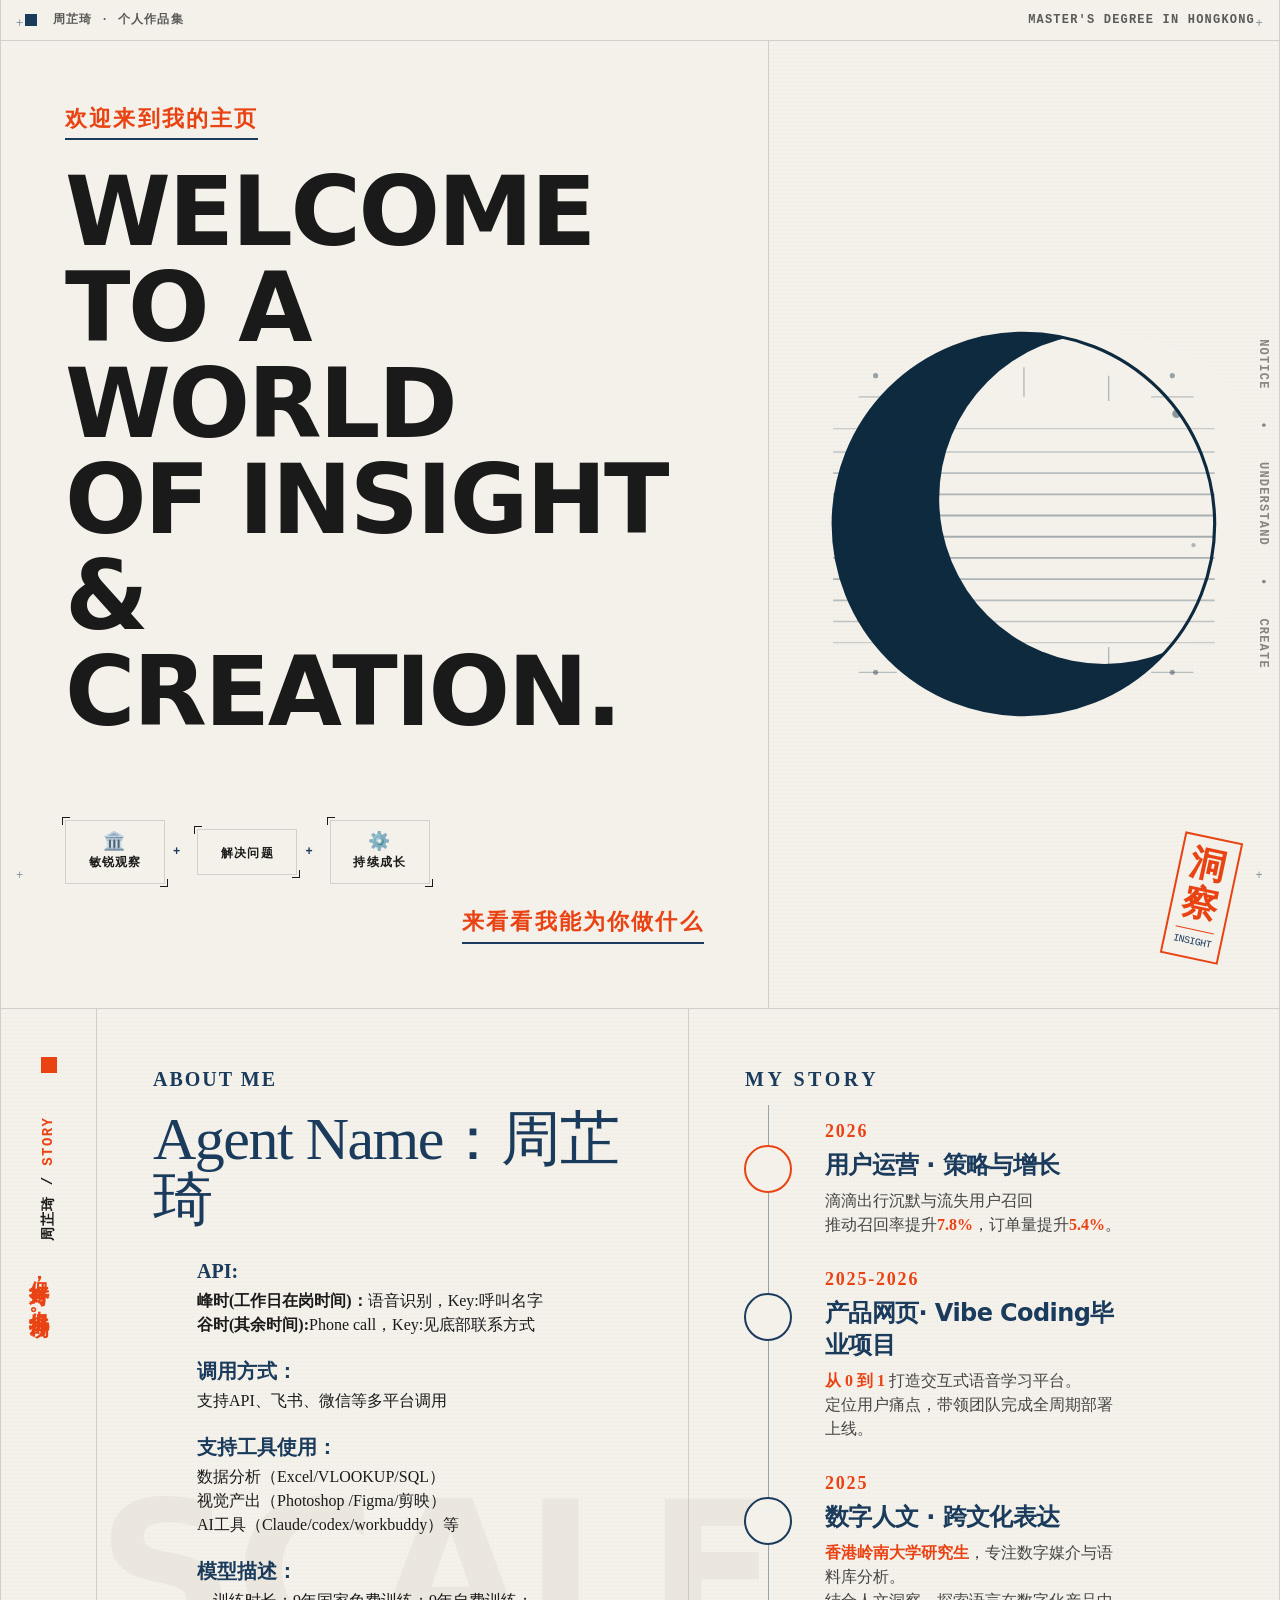
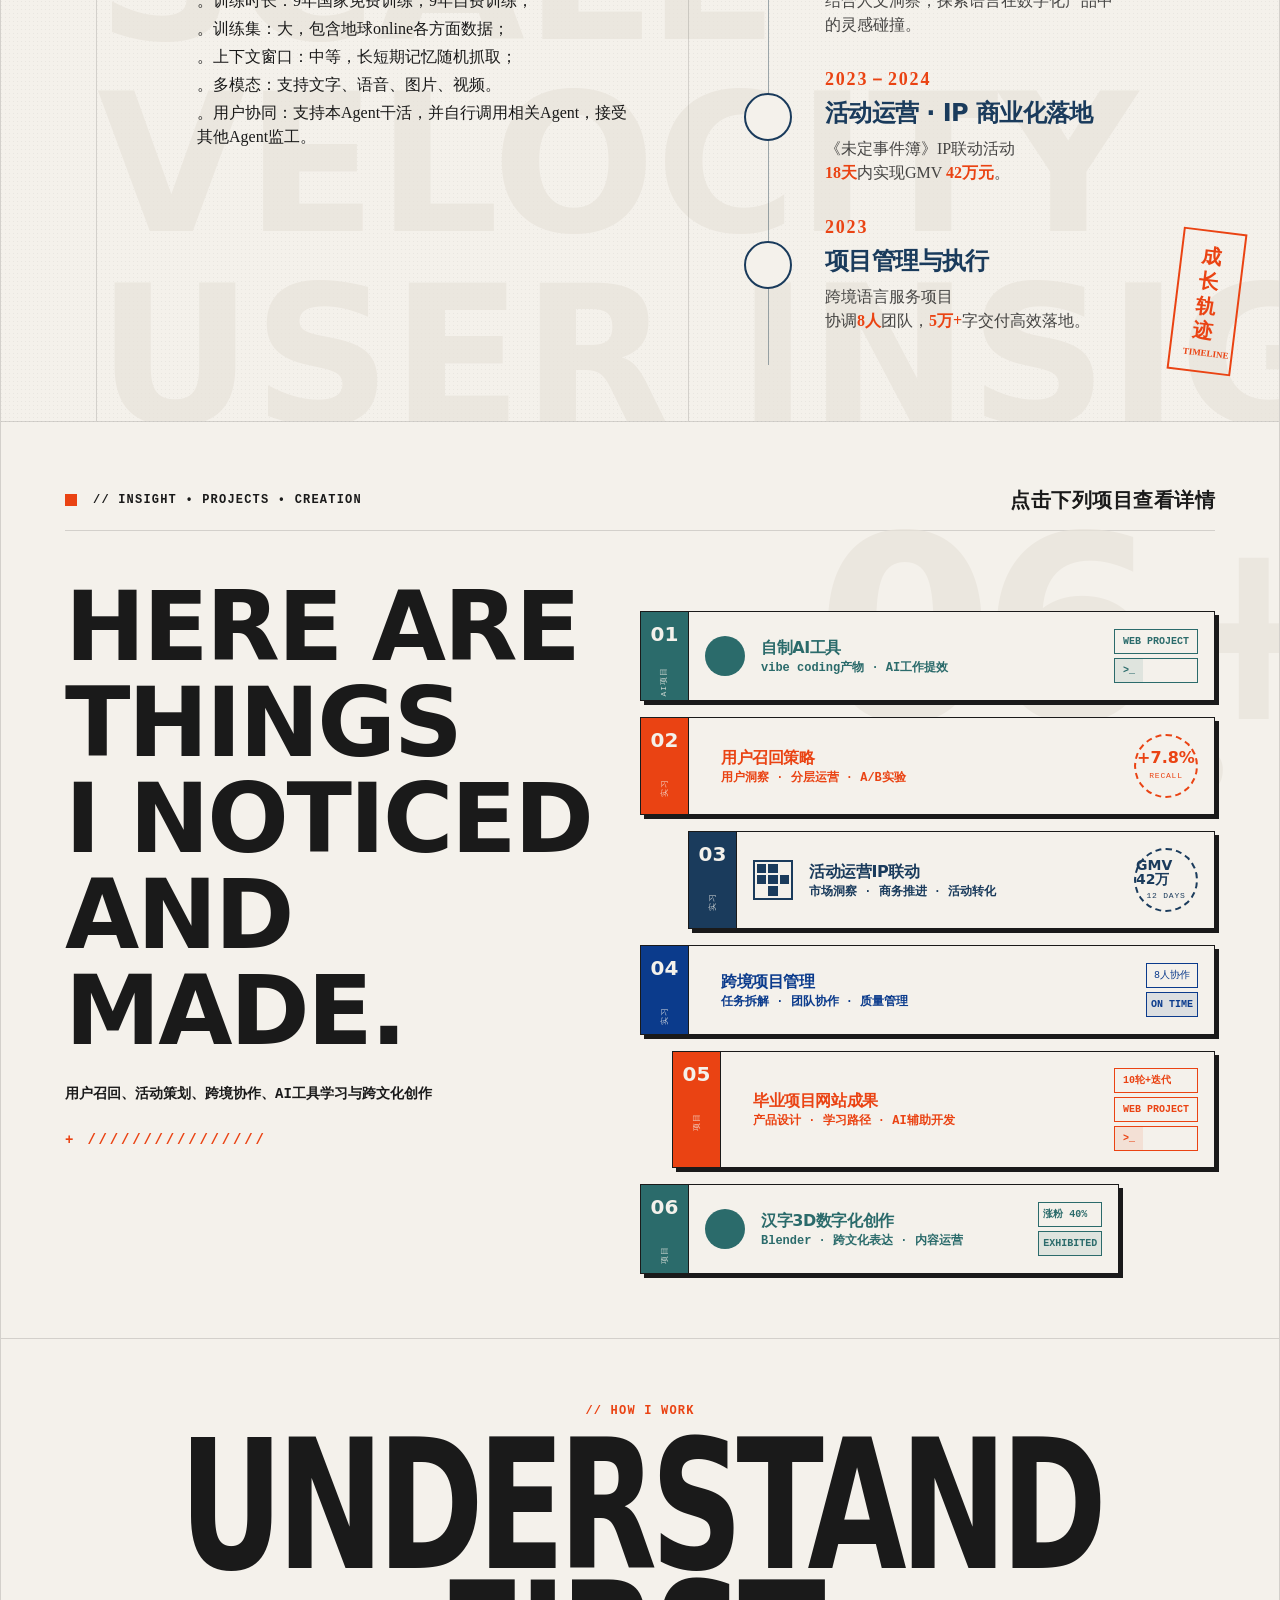
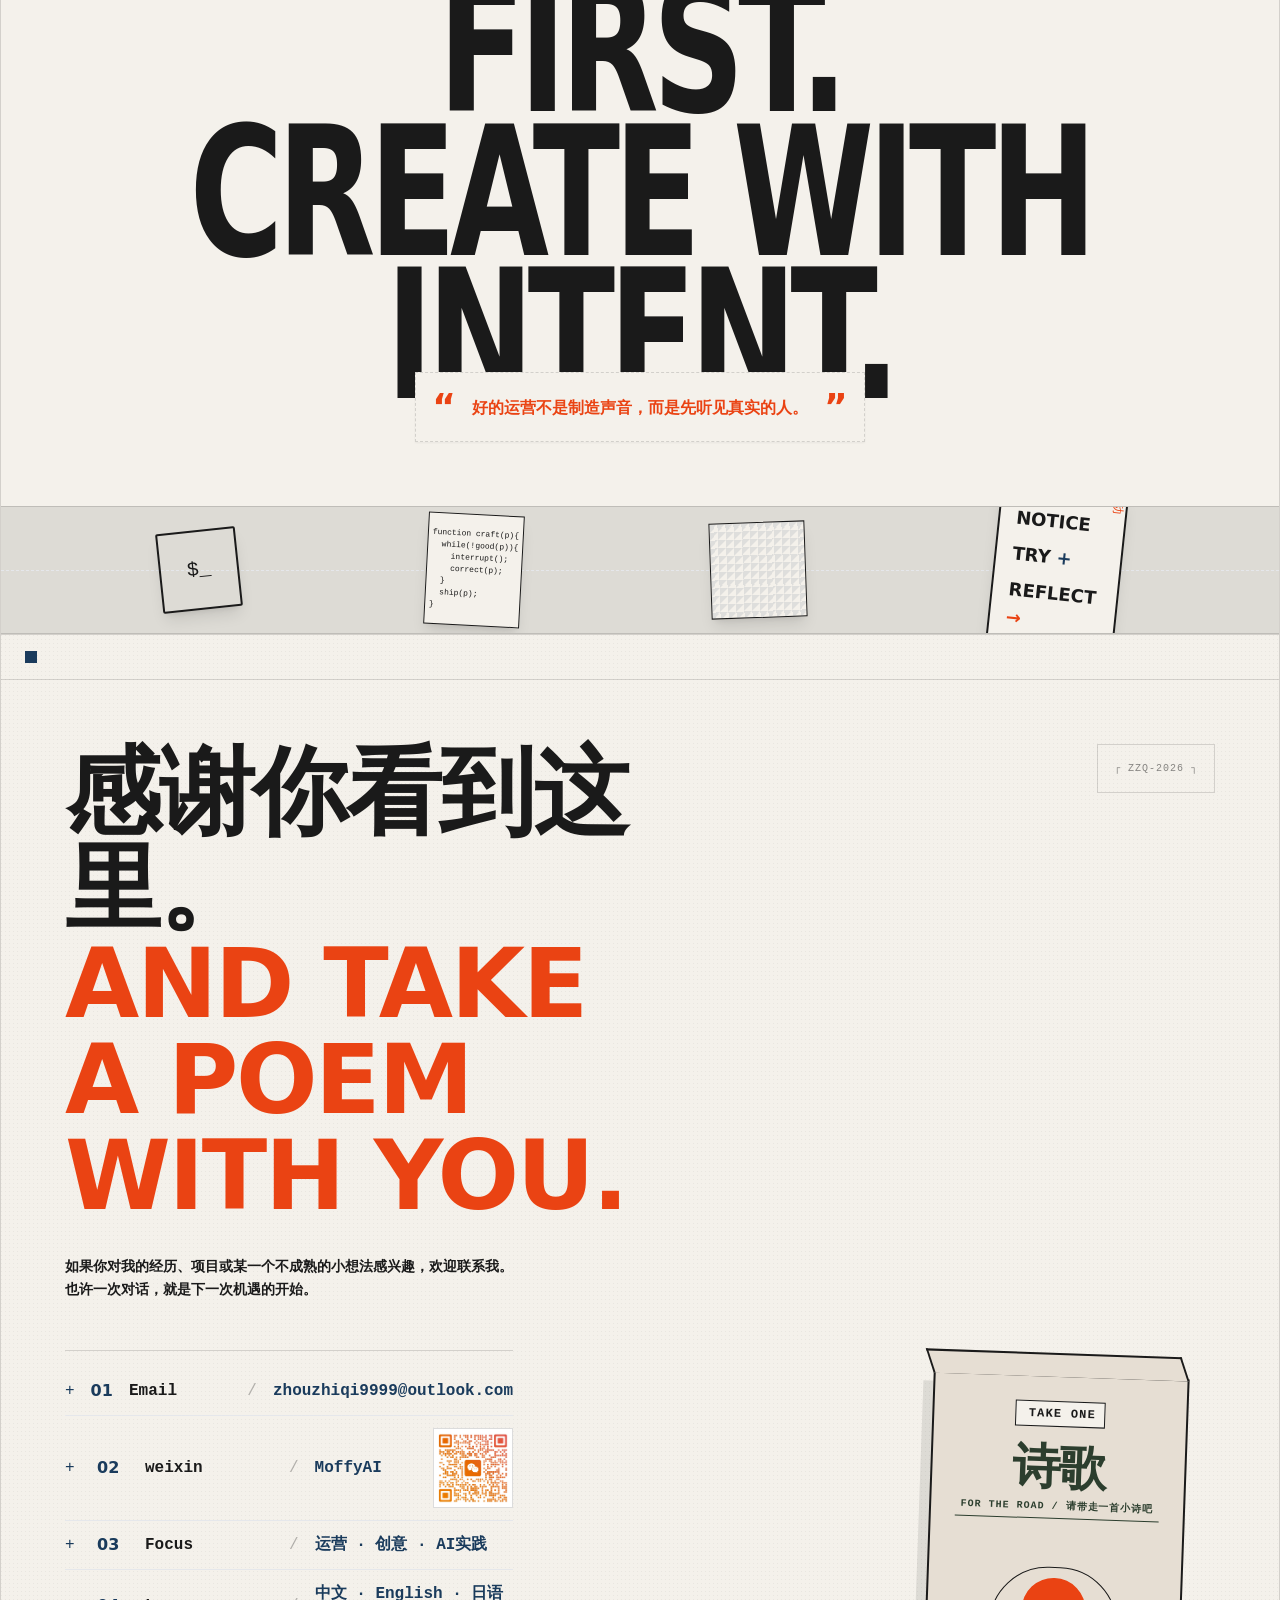
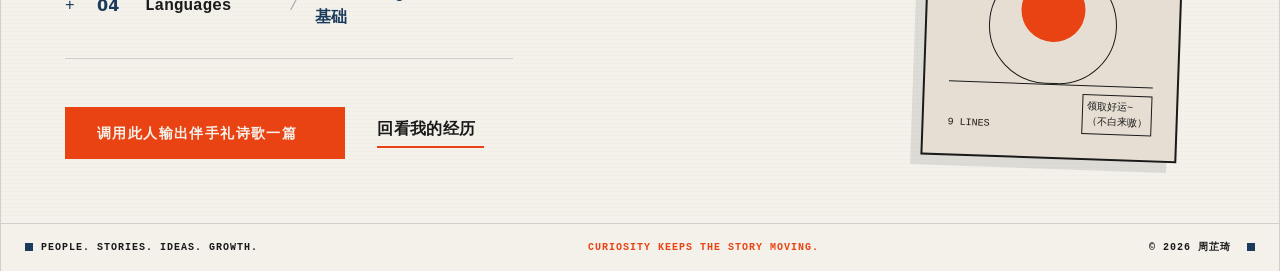
<file: index.html>
﻿<!DOCTYPE html>
<html lang="zh-CN">
<head>
    <meta charset="UTF-8">
    <meta name="viewport" content="width=device-width, initial-scale=1.0">
    <title>周芷琦｜个人作品集</title>


    <link rel="stylesheet" href="assets/css/main.css">
</head>
<body class="bg-base text-ink font-mono antialiased overflow-x-hidden">

    <!-- Global Grid Overlay Elements (simulated) -->
    <div class="fixed inset-0 pointer-events-none z-50 overflow-hidden">
        <div class="absolute top-4 left-4 text-secondary/50 text-xs tracking-widest">+</div>
        <div class="absolute top-4 right-4 text-secondary/50 text-xs tracking-widest">+</div>
        <div class="absolute bottom-4 left-4 text-secondary/50 text-xs tracking-widest">+</div>
        <div class="absolute bottom-4 right-4 text-secondary/50 text-xs tracking-widest">+</div>
    </div>

    <!-- Main Container -->
    <main class="max-w-[1440px] mx-auto border-x border-grid relative">

        <!-- ================= HERO SECTION ================= -->
        <section class="relative border-b border-grid flex flex-col" style="min-height: 100vh; min-height: 100dvh;">
            <!-- Top Bar -->
            <header class="flex justify-between items-center py-3 px-6 border-b border-grid text-xs uppercase tracking-widest font-semibold text-ink/70">
                <div class="flex items-center gap-4">
                    <div class="w-3 h-3 bg-secondary"></div>
                    <span>周芷琦 · 个人作品集</span>
                </div>
                <div class="hidden md:flex items-center gap-4">
                    <span>MASTER'S DEGREE IN HONGKONG</span>
                </div>
            </header>

            <div class="flex-1 flex flex-col md:flex-row relative">
                <!-- Left Content -->
                <div class="w-full md:w-3/5 p-8 md:p-16 flex flex-col justify-center relative z-10">
                    <div class="hero-invite portfolio-serif text-accent font-semibold tracking-widest mb-6 border-b-2 border-secondary inline-block pb-1 self-start">
                        欢迎来到我的主页
                    </div>
                    
                    <h1 class="font-sans font-bold text-6xl md:text-7xl lg:text-8xl leading-[0.9] tracking-tight text-ink uppercase mb-8">
                        WELCOME<br>TO A WORLD<br>OF INSIGHT<br>&amp; CREATION.
                    </h1>
                    
                    <p class="text-sm md:text-base max-w-md leading-relaxed font-semibold mb-12">
                        
                    </p>

                    <!-- Stats Row -->
                    <div class="flex flex-wrap gap-4 text-xs font-semibold tracking-widest">
                        <!-- Stat 1 -->
                        <div class="flex items-center gap-2">
                            <div class="relative border border-grid p-3 flex flex-col items-center justify-center min-w-[100px]">
                                <div class="absolute -top-1 -left-1 w-2 h-2 border-t border-l border-ink"></div>
                                <div class="absolute -bottom-1 -right-1 w-2 h-2 border-b border-r border-ink"></div>
                                <span class="text-accent text-lg mb-1 block leading-none">🏛️</span>
                                <span>敏锐观察</span>
                            </div>
                            <span class="text-secondary">+</span>
                        </div>
                        <!-- Stat 2 -->
                        <div class="flex items-center gap-2">
                            <div class="relative border border-grid p-3 flex flex-col items-center justify-center min-w-[100px]">
                                <div class="absolute -top-1 -left-1 w-2 h-2 border-t border-l border-ink"></div>
                                <div class="absolute -bottom-1 -right-1 w-2 h-2 border-b border-r border-ink"></div>
                                <iconify-icon icon="solar:cpu-bolt-linear" class="text-accent text-xl mb-1"></iconify-icon>
                                <span>解决问题</span>
                            </div>
                            <span class="text-secondary">+</span>
                        </div>
                        <!-- Stat 3 -->
                        <div class="flex items-center gap-2">
                            <div class="relative border border-grid p-3 flex flex-col items-center justify-center min-w-[100px]">
                                <div class="absolute -top-1 -left-1 w-2 h-2 border-t border-l border-ink"></div>
                                <div class="absolute -bottom-1 -right-1 w-2 h-2 border-b border-r border-ink"></div>
                                <span class="text-accent text-lg mb-1 block leading-none">⚙️</span>
                                <span>持续成长</span>
                            </div>
                        </div>
                    </div>
                    <div class="hero-invite portfolio-serif text-accent font-semibold tracking-widest mt-6 self-end text-right border-b-2 border-secondary pb-1">
                        来看看我能为你做什么
                    </div>
                </div>

                <!-- Right Visual Area (Simulated Illustration) -->
                <div class="w-full md:w-2/5 border-t md:border-t-0 md:border-l border-grid relative overflow-hidden bg-[url('[data-uri]')]">
                    <!-- Right Sidebar Text -->
                    <div class="absolute right-4 top-1/2 -translate-y-1/2 translate-x-1/2 rotate-90 text-xs font-semibold tracking-widest text-ink/50 hidden lg:flex gap-8 items-center whitespace-nowrap z-20">
                        <span>NOTICE</span> • <span>UNDERSTAND</span> • <span>CREATE</span>
                        <div class="w-2 h-2 bg-secondary/50 rotate-45"></div>
                    </div>

                    <!-- 藏蓝月亮 (SVG inline silhouette) -->
                    <div class="absolute inset-0 flex items-center justify-center p-8">
                        <svg xmlns="http://www.w3.org/2000/svg" viewBox="0 0 200 200" style="width: 620px; height: 620px; max-width: 95%; max-height: 90%; display: block;">
                            <!-- 月亮主体：深藏蓝圆形 -->
                            <circle cx="100" cy="100" r="90" fill="#0d2a3f"/>
                            <!-- 月牙缺口：奶白叠加制造剪影效果 -->
                            <circle cx="138" cy="88" r="78" fill="#f4f1eb"/>
                            <!-- 细描边 -->
                            <circle cx="100" cy="100" r="90" fill="none" stroke="#0d2a3f" stroke-width="1.5"/>

                            <!-- === 大量装饰结构线（更密、更有秩序） === -->
                            <!-- 横向主线（粗细分层） -->
                            <line x1="10" y1="55"  x2="190" y2="55"  stroke="#0d2a3f" stroke-width="0.6" opacity="0.18"/>
                            <line x1="10" y1="66"  x2="190" y2="66"  stroke="#0d2a3f" stroke-width="0.7" opacity="0.22"/>
                            <line x1="10" y1="76"  x2="190" y2="76"  stroke="#0d2a3f" stroke-width="0.8" opacity="0.26"/>
                            <line x1="10" y1="86"  x2="190" y2="86"  stroke="#0d2a3f" stroke-width="0.8" opacity="0.3"/>
                            <line x1="10" y1="96"  x2="190" y2="96"  stroke="#0d2a3f" stroke-width="0.9" opacity="0.32"/>
                            <line x1="10" y1="106" x2="190" y2="106" stroke="#0d2a3f" stroke-width="1.0" opacity="0.34"/>
                            <line x1="10" y1="116" x2="190" y2="116" stroke="#0d2a3f" stroke-width="0.9" opacity="0.32"/>
                            <line x1="10" y1="126" x2="190" y2="126" stroke="#0d2a3f" stroke-width="0.8" opacity="0.3"/>
                            <line x1="10" y1="136" x2="190" y2="136" stroke="#0d2a3f" stroke-width="0.8" opacity="0.26"/>
                            <line x1="10" y1="146" x2="190" y2="146" stroke="#0d2a3f" stroke-width="0.7" opacity="0.22"/>
                            <line x1="10" y1="156" x2="190" y2="156" stroke="#0d2a3f" stroke-width="0.6" opacity="0.18"/>

                            <!-- 短切线（打破横线单调，更有结构感） -->
                            <line x1="22"  y1="40"  x2="40"  y2="40"  stroke="#0d2a3f" stroke-width="0.6" opacity="0.25"/>
                            <line x1="160" y1="40"  x2="180" y2="40"  stroke="#0d2a3f" stroke-width="0.6" opacity="0.25"/>
                            <line x1="22"  y1="170" x2="40"  y2="170" stroke="#0d2a3f" stroke-width="0.6" opacity="0.25"/>
                            <line x1="160" y1="170" x2="180" y2="170" stroke="#0d2a3f" stroke-width="0.6" opacity="0.25"/>

                            <!-- 顶部小刻度 -->
                            <line x1="60"  y1="30"  x2="60"  y2="42"  stroke="#0d2a3f" stroke-width="0.6" opacity="0.3"/>
                            <line x1="100" y1="26"  x2="100" y2="40"  stroke="#0d2a3f" stroke-width="0.6" opacity="0.3"/>
                            <line x1="140" y1="30"  x2="140" y2="42"  stroke="#0d2a3f" stroke-width="0.6" opacity="0.3"/>

                            <!-- 底部小刻度 -->
                            <line x1="60"  y1="158" x2="60"  y2="170" stroke="#0d2a3f" stroke-width="0.6" opacity="0.3"/>
                            <line x1="100" y1="160" x2="100" y2="174" stroke="#0d2a3f" stroke-width="0.6" opacity="0.3"/>
                            <line x1="140" y1="158" x2="140" y2="170" stroke="#0d2a3f" stroke-width="0.6" opacity="0.3"/>

                            <!-- 角落小圆点 -->
                            <circle cx="30"  cy="30"  r="1.2" fill="#0d2a3f" opacity="0.4"/>
                            <circle cx="170" cy="30"  r="1.2" fill="#0d2a3f" opacity="0.4"/>
                            <circle cx="30"  cy="170" r="1.2" fill="#0d2a3f" opacity="0.4"/>
                            <circle cx="170" cy="170" r="1.2" fill="#0d2a3f" opacity="0.4"/>

                            <!-- 散落小星 -->
                            <circle cx="172" cy="48"  r="2"   fill="#0d2a3f" opacity="0.45"/>
                            <circle cx="42"  cy="160" r="1.5" fill="#0d2a3f" opacity="0.35"/>
                            <circle cx="20"  cy="100" r="1"   fill="#0d2a3f" opacity="0.3"/>
                            <circle cx="180" cy="110" r="1"   fill="#0d2a3f" opacity="0.3"/>
                        </svg>

                        <!-- Decorative stamp (洞察 / INSIGHT) -->
                        <div class="absolute bottom-12 right-12 border-2 border-accent p-2 bg-base rotate-12 flex flex-col items-center z-10">
                            <span class="text-accent font-sans text-4xl font-bold leading-none mb-1">洞</span>
                            <span class="text-accent font-sans text-4xl font-bold leading-none">察</span>
                            <div class="w-full border-t border-accent mt-2 pt-1 text-[10px] text-center text-secondary uppercase tracking-tighter">Insight</div>
                        </div>
                    </div>
                </div>
        </section>

        <!-- ================= STORY SECTION ================= -->
        <section class="relative border-b border-grid flex flex-col md:flex-row bg-[url('[data-uri]')]">
            
            <!-- Left Header (Vertical) -->
            <div class="hidden lg:flex w-24 border-r border-grid flex-col items-center py-12 relative z-10">
                <div class="w-4 h-4 bg-accent mb-8"></div>
                <div class="text-ink font-semibold tracking-widest text-sm transform -rotate-90 whitespace-nowrap mt-16">
                    周芷琦 / <span class="text-accent">STORY</span>
                </div>
                <!-- Vertical Japanese Text -->
                <div class="absolute left-6 top-64 text-accent font-sans font-bold text-xl tracking-widest" style="writing-mode: vertical-rl; text-orientation: upright;">
                    保持好奇，也保持行动。
                </div>
            </div>

            <!-- Main Content Area -->
            <div class="flex-1 flex flex-col lg:flex-row relative overflow-hidden">
                
                <!-- Huge Background Text (淡灰水印，置底) -->
                <div class="story-watermark absolute bottom-0 left-0 font-sans font-bold text-[15vw] leading-none whitespace-nowrap -mb-8">
                    SCALE<br>VELOCITY<br>USER INSIGHT
                </div>

                <!-- Left Text -->
                <div class="w-full lg:w-1/2 p-8 md:p-12 xl:p-14 flex flex-col justify-start relative z-10 portfolio-serif">
                    <div class="text-secondary font-bold tracking-widest mb-4 uppercase text-lg md:text-xl portfolio-latin">ABOUT ME</div>
                    <h2 class="portfolio-serif font-light text-4xl md:text-5xl xl:text-6xl leading-tight tracking-tight text-secondary mb-7">Agent Name：周芷琦</h2>
                    <div class="agent-copy text-ink space-y-5 max-w-2xl">
                        <section class="grid grid-cols-[32px_1fr] gap-x-3">
                            <iconify-icon icon="solar:microphone-3-linear" class="text-secondary text-2xl mt-0.5"></iconify-icon><div><h3 class="font-bold text-xl mb-1 text-secondary">API:</h3>
                            <p><strong>峰时(工作日在岗时间)：</strong>语音识别，Key:呼叫名字<br><strong>谷时(其余时间):</strong>Phone call，Key:见底部联系方式</p></div>
                        </section>
                        <section class="grid grid-cols-[32px_1fr] gap-x-3">
                            <iconify-icon icon="solar:link-circle-linear" class="text-secondary text-2xl mt-0.5"></iconify-icon><div><h3 class="font-bold text-xl mb-1 text-secondary">调用方式：</h3>
                            <p>支持API、飞书、微信等多平台调用</p></div>
                        </section>
                        <section class="grid grid-cols-[32px_1fr] gap-x-3">
                            <iconify-icon icon="solar:laptop-minimalistic-linear" class="text-secondary text-2xl mt-0.5"></iconify-icon><div><h3 class="font-bold text-xl mb-1 text-secondary">支持工具使用：</h3>
                            <p>数据分析（Excel/VLOOKUP/SQL）<br>视觉产出（Photoshop /Figma/剪映）<br>AI工具（Claude/codex/workbuddy）等</p></div>
                        </section>
                        <section class="grid grid-cols-[32px_1fr] gap-x-3">
                            <iconify-icon icon="solar:cpu-bolt-linear" class="text-secondary text-2xl mt-0.5"></iconify-icon><div><h3 class="font-bold text-xl mb-1 text-secondary">模型描述：</h3>
                            <ul class="space-y-1">
                                <li>。训练时长：9年国家免费训练；9年自费训练；</li><li>。训练集：大，包含地球online各方面数据；</li><li>。上下文窗口：中等，长短期记忆随机抓取；</li><li>。多模态：支持文字、语音、图片、视频。</li><li>。用户协同：支持本Agent干活，并自行调用相关Agent，接受其他Agent监工。</li>
                            </ul></div>
                        </section>
                    </div>
                </div>

                <!-- Right Timeline -->
                <div class="story-timeline-panel w-full lg:w-1/2 border-t lg:border-t-0 lg:border-l border-grid p-8 md:p-12 xl:p-14 relative z-10 portfolio-serif text-secondary">
                    <div class="portfolio-latin text-lg md:text-xl font-bold tracking-[0.18em] mb-6">MY STORY</div>
                    <div class="absolute left-[55px] md:left-[71px] xl:left-[79px] top-24 bottom-14 w-px" style="background:#0d2a3f; opacity:.38"></div>
                    <div class="flex flex-col gap-7 pr-0 md:pr-24">
                        <!-- Item 1 -->
                        <div class="relative pl-16 md:pl-20">
                            <div class="absolute left-[-1px] top-7 w-12 h-12 rounded-full border-2 border-accent bg-base flex items-center justify-center"><iconify-icon icon="solar:graph-up-linear" class="text-accent text-2xl"></iconify-icon></div>
                            <div class="text-accent text-lg font-bold tracking-widest mb-1 portfolio-latin">2026</div>
                            <h3 class="font-sans font-bold text-2xl tracking-tight mb-2">用户运营 · 策略与增长</h3>
                            <p class="story-item-copy text-ink/80">滴滴出行沉默与流失用户召回<br>推动召回率提升<span class="text-accent font-bold">7.8%</span>，订单量提升<span class="text-accent font-bold">5.4%</span>。</p>
                        </div>
                        
                        <!-- Item 2 -->
                        <div class="relative pl-16 md:pl-20">
                            <div class="absolute left-[-1px] top-7 w-12 h-12 rounded-full border-2 border-secondary bg-base flex items-center justify-center"><iconify-icon icon="solar:code-circle-linear" class="text-secondary text-2xl"></iconify-icon></div>
                            <div class="text-accent text-lg font-bold tracking-widest mb-1 portfolio-latin">2025-2026</div>
                            <h3 class="font-sans font-bold text-2xl tracking-tight mb-2">产品网页· Vibe Coding毕业项目</h3>
                            <p class="story-item-copy text-ink/80"><span class="text-accent font-bold">从 0 到 1</span> 打造交互式语音学习平台。<br>定位用户痛点，带领团队完成全周期部署上线。</p>
                        </div>

                        <!-- Item 3 -->
                        <div class="relative pl-16 md:pl-20">
                            <div class="absolute left-[-1px] top-7 w-12 h-12 rounded-full border-2 border-secondary bg-base flex items-center justify-center"><iconify-icon icon="solar:global-linear" class="text-secondary text-2xl"></iconify-icon></div>
                            <div class="text-accent text-lg font-bold tracking-widest mb-1 portfolio-latin">2025</div>
                            <h3 class="font-sans font-bold text-2xl tracking-tight mb-2">数字人文 · 跨文化表达</h3>
                            <p class="story-item-copy text-ink/80"><span class="text-accent font-bold">香港岭南大学研究生</span>，专注数字媒介与语料库分析。<br>结合人文洞察，探索语言在数字化产品中的灵感碰撞。</p>
                        </div>

                        <!-- Item 4 -->
                        <div class="relative pl-16 md:pl-20">
                            <div class="absolute left-[-1px] top-7 w-12 h-12 rounded-full border-2 border-secondary bg-base flex items-center justify-center"><iconify-icon icon="solar:star-linear" class="text-secondary text-2xl"></iconify-icon></div>
                            <div class="text-accent text-lg font-bold tracking-widest mb-1 portfolio-latin">2023－2024</div>
                            <h3 class="font-sans font-bold text-2xl tracking-tight mb-2">活动运营 · IP 商业化落地</h3>
                            <p class="story-item-copy text-ink/80">《未定事件簿》IP联动活动<br><span class="text-accent font-bold">18天</span>内实现GMV <span class="text-accent font-bold">42万元</span>。</p>
                        </div>
                        
                        <!-- Item 5 -->
                        <div class="relative pl-16 md:pl-20 pr-16 md:pr-0 pb-8">
                            <div class="absolute left-[-1px] top-7 w-12 h-12 rounded-full border-2 border-secondary bg-base flex items-center justify-center"><iconify-icon icon="solar:users-group-rounded-linear" class="text-secondary text-2xl"></iconify-icon></div>
                            <div class="text-accent text-lg font-bold tracking-widest mb-1 portfolio-latin">2023</div>
                            <h3 class="font-sans font-bold text-2xl tracking-tight mb-2">项目管理与执行</h3>
                            <p class="story-item-copy text-ink/80">跨境语言服务项目<br>协调<span class="text-accent font-bold">8人</span>团队，<span class="text-accent font-bold">5万+</span>字交付高效落地。</p>
                        </div>
                    </div>
                    <div class="story-stamp absolute right-4 md:right-10 bottom-6 md:bottom-12 border-2 border-accent text-accent px-3 py-3 text-center font-sans font-bold tracking-widest w-16 text-xl leading-tight"><span>成<br>长<br>轨<br>迹</span><span class="portfolio-latin block text-[9px] mt-1 tracking-normal">TIMELINE</span></div>
                </div>
            </div>
        </section>

        <!-- ================= WORK SECTION ================= -->
        <section id="timeline" class="relative border-b border-grid flex flex-col p-8 md:p-16 overflow-hidden">
            
            <!-- Top Header -->
            <header class="flex justify-between items-center mb-12 text-xs font-semibold uppercase tracking-widest border-b border-grid pb-4">
                <div class="flex items-center gap-4">
                    <div class="w-3 h-3 bg-accent"></div>
                    <span>// INSIGHT • PROJECTS • CREATION</span>
                </div>
                <div class="hidden md:flex flex-col items-end gap-1 text-lg md:text-xl font-bold tracking-wide portfolio-serif">
                    <span>点击下列项目查看详情</span>
                </div>
            </header>

            <div class="flex flex-col lg:flex-row relative z-10">
                
                <!-- Title Area -->
                <div class="w-full lg:w-1/2 pr-8 mb-12 lg:mb-0">
                    <h2 class="font-sans font-bold text-6xl md:text-8xl leading-[0.85] tracking-tight text-ink uppercase mb-6 relative">
                        HERE ARE THINGS<br>I NOTICED AND MADE.
                    </h2>
                    <p class="text-sm font-semibold max-w-sm leading-relaxed mb-6">
                        用户召回、活动策划、跨境协作、AI工具学习与跨文化创作
                    </p>
                    <div class="text-accent tracking-[0.2em] text-sm font-bold">
                        + ////////////////
                    </div>
                </div>

                <!-- Giant Background Number (淡灰置底，水印效果) -->
                <div class="story-watermark absolute right-0 top-0 font-sans font-bold text-[20vw] leading-none uppercase tracking-tighter select-none pointer-events-none translate-x-1/4 -translate-y-1/4">
                    06+
                    <span class="block text-[8vw] mt-[-4vw]">STORIES</span>
                </div>

                <!-- Project List -->
                <div class="w-full lg:w-1/2 flex flex-col gap-4 relative z-20 pt-8">
                    
                    <!-- Project 1 -->
                    <a href="pages/project-01.html" class="block"><article class="flex border border-ink bg-base relative hover:-translate-y-1 transition-transform shadow-[4px_4px_0px_rgba(26,26,26,1)] hover:bg-grid/5 transition-colors cursor-pointer">
                        <!-- Number Tab -->
                        <div class="bg-[#2b6b6b] text-onAccent flex flex-col items-center py-3 px-2 border-r border-ink w-12">
                            <span class="font-sans font-bold text-xl leading-none">01</span>
                            <span class="text-[8px] transform -rotate-90 mt-8 whitespace-nowrap tracking-widest opacity-80">AI项目</span>
                        </div>
                        <!-- Body -->
                        <div class="p-4 flex-1 flex items-center justify-between">
                            <div class="flex items-center gap-4">
                                <div class="bg-[#2b6b6b] text-onAccent rounded-full w-10 h-10 flex items-center justify-center">
                                    <iconify-icon icon="solar:magic-stick-3-linear" class="text-xl"></iconify-icon>
                                </div>
                                <div>
                                    <h3 class="text-[#2b6b6b] font-sans font-bold text-base tracking-tight">自制AI工具</h3>
                                    <p class="text-[#2b6b6b] text-xs font-semibold">vibe coding产物 · AI工作提效</p>
                                </div>
                            </div>
                            <!-- Badges -->
                            <div class="hidden sm:flex flex-col gap-1">
                                <div class="hidden sm:flex border border-[#2b6b6b] text-[#2b6b6b] text-[10px] font-semibold bg-base">
                                    <div class="p-1 px-2 uppercase">WEB PROJECT</div>
                                </div>
                                <div class="hidden sm:flex border border-[#2b6b6b] text-[#2b6b6b] text-[10px] font-semibold bg-base">
                                    <div class="p-1 px-2 flex items-center bg-[#2b6b6b]/10">>_</div>
                                </div>
                            </div>
                        </div>
                    </article></a>

                    <!-- Project 2 -->
                    <a href="pages/project-02.html" class="block"><article class="flex border border-ink bg-base relative hover:-translate-y-1 transition-transform shadow-[4px_4px_0px_rgba(26,26,26,1)] hover:bg-grid/5 transition-colors cursor-pointer">
                        <!-- Number Tab -->
                        <div class="bg-accent text-onAccent flex flex-col items-center py-3 px-2 border-r border-ink w-12">
                            <span class="font-sans font-bold text-xl leading-none">02</span>
                            <span class="text-[8px] transform -rotate-90 mt-8 whitespace-nowrap tracking-widest opacity-80">实习</span>
                        </div>
                        <!-- Body -->
                        <div class="p-4 flex-1 flex items-center justify-between">
                            <div class="flex items-center gap-4">
                                <iconify-icon icon="solar:users-group-rounded-linear" class="text-accent text-4xl"></iconify-icon>
                                <div>
                                    <h3 class="text-accent font-sans font-bold text-base tracking-tight">用户召回策略</h3>
                                    <p class="text-accent text-xs font-semibold">用户洞察 · 分层运营 · A/B实验</p>
                                </div>
                            </div>
                            <!-- Badge -->
                            <div class="hidden sm:flex flex-col items-center justify-center border-2 border-dashed border-accent rounded-full w-16 h-16 text-accent bg-base z-10">
                                <span class="font-sans font-bold text-base leading-none">+7.8%</span>
                                <span class="text-[8px] tracking-widest mt-1">RECALL</span>
                            </div>
                        </div>
                    </article></a>

                    <!-- Project 3 -->
                    <a href="pages/project-03.html" class="block"><article class="flex border border-ink bg-base relative ml-0 sm:ml-12 hover:-translate-y-1 transition-transform shadow-[4px_4px_0px_rgba(26,26,26,1)] hover:bg-grid/5 transition-colors cursor-pointer">
                        <div class="bg-secondary text-onAccent flex flex-col items-center py-3 px-2 border-r border-ink w-12">
                            <span class="font-sans font-bold text-xl leading-none">03</span>
                            <span class="text-[8px] transform -rotate-90 mt-8 whitespace-nowrap tracking-widest opacity-80">实习</span>
                        </div>
                        <div class="p-4 flex-1 flex items-center justify-between">
                            <div class="flex items-center gap-4">
                                <div class="w-10 h-10 border-2 border-secondary grid grid-cols-3 gap-0.5 p-0.5">
                                    <div class="bg-secondary"></div><div class="bg-secondary"></div><div></div>
                                    <div class="bg-secondary"></div><div class="bg-secondary"></div><div class="bg-secondary"></div>
                                    <div></div><div class="bg-secondary"></div><div></div>
                                </div>
                                <div>
                                    <h3 class="text-secondary font-sans font-bold text-base tracking-tight">活动运营IP联动</h3>
                                    <p class="text-secondary text-xs font-semibold">市场洞察 · 商务推进 · 活动转化</p>
                                </div>
                            </div>
                            <!-- Badge -->
                            <div class="hidden sm:flex flex-col items-center justify-center border-2 border-dashed border-secondary rounded-full w-16 h-16 text-secondary bg-base z-10">
                                <span class="font-sans font-bold text-sm leading-none">GMV 42万</span>
                                <span class="text-[8px] tracking-widest mt-1">12 DAYS</span>
                            </div>
                        </div>
                    </article></a>

                    <!-- Project 4 -->
                    <a href="pages/project-04.html" class="block"><article class="flex border border-ink bg-base relative hover:-translate-y-1 transition-transform shadow-[4px_4px_0px_rgba(26,26,26,1)] hover:bg-grid/5 transition-colors cursor-pointer">
                        <div class="bg-[#0b3b8c] text-onAccent flex flex-col items-center py-3 px-2 border-r border-ink w-12">
                            <span class="font-sans font-bold text-xl leading-none">04</span>
                            <span class="text-[8px] transform -rotate-90 mt-8 whitespace-nowrap tracking-widest opacity-80">实习</span>
                        </div>
                        <div class="p-4 flex-1 flex items-center justify-between">
                            <div class="flex items-center gap-4">
                                <div class="relative">
                                    <iconify-icon icon="solar:monument-linear" class="text-[#0b3b8c] text-4xl"></iconify-icon>
                                </div>
                                <div>
                                    <h3 class="text-[#0b3b8c] font-sans font-bold text-base tracking-tight">跨境项目管理</h3>
                                    <p class="text-[#0b3b8c] text-xs font-semibold">任务拆解 · 团队协作 · 质量管理</p>
                                </div>
                            </div>
                            <!-- Badges -->
                            <div class="hidden sm:flex flex-col gap-1">
                                <div class="hidden sm:block border border-[#0b3b8c] text-[#0b3b8c] p-1 text-[10px] bg-base text-center">
                                    8人协作
                                </div>
                                <div class="hidden sm:block border border-[#0b3b8c] text-[#0b3b8c] p-1 text-[10px] bg-[#0b3b8c]/10 text-center font-semibold">
                                    ON TIME
                                </div>
                            </div>
                        </div>
                    </article></a>

                    <!-- Project 5 -->
                     <a href="pages/project-05.html" class="block"><article class="flex border border-ink bg-base relative ml-0 sm:ml-8 hover:-translate-y-1 transition-transform shadow-[4px_4px_0px_rgba(26,26,26,1)] hover:bg-grid/5 transition-colors cursor-pointer">
                        <div class="bg-accent text-onAccent flex flex-col items-center py-3 px-2 border-r border-ink w-12">
                            <span class="font-sans font-bold text-xl leading-none">05</span>
                            <span class="text-[8px] transform -rotate-90 mt-8 whitespace-nowrap tracking-widest opacity-80">项目</span>
                        </div>
                        <div class="p-4 flex-1 flex items-center justify-between">
                            <div class="flex items-center gap-4">
                                <iconify-icon icon="solar:box-minimalistic-linear" class="text-accent text-4xl"></iconify-icon>
                                <div>
                                    <h3 class="text-accent font-sans font-bold text-base tracking-tight">毕业项目网站成果</h3>
                                    <p class="text-accent text-xs font-semibold">产品设计 · 学习路径 · AI辅助开发</p>
                                </div>
                            </div>
                            <!-- Badges -->
                            <div class="hidden sm:flex flex-col gap-1">
                                <div class="hidden sm:flex border border-accent text-accent text-[10px] font-semibold bg-base">
                                    <div class="p-1 px-2 uppercase">10轮+迭代</div>
                                </div>
                                <div class="hidden sm:flex border border-accent text-accent text-[10px] font-semibold bg-base">
                                    <div class="p-1 px-2 uppercase">web project</div>
                                </div>
                                <div class="hidden sm:flex border border-accent text-accent divide-x divide-accent text-[10px] font-semibold bg-base">
                                    <div class="p-1 px-2 flex items-center bg-accent/10">>_</div>
                                </div>
                            </div>
                        </div>
                    </article></a>

                    <!-- Project 6 -->
                     <a href="pages/project-06.html" class="block"><article class="flex border border-ink bg-base relative hover:-translate-y-1 transition-transform shadow-[4px_4px_0px_rgba(26,26,26,1)] w-full sm:w-5/6 hover:bg-grid/5 transition-colors cursor-pointer">
                        <div class="bg-[#2b6b6b] text-onAccent flex flex-col items-center py-3 px-2 border-r border-ink w-12">
                            <span class="font-sans font-bold text-xl leading-none">06</span>
                            <span class="text-[8px] transform -rotate-90 mt-8 whitespace-nowrap tracking-widest opacity-80">项目</span>
                        </div>
                        <div class="p-4 flex-1 flex items-center justify-between">
                            <div class="flex items-center gap-4">
                                <div class="bg-[#2b6b6b] text-onAccent rounded-full w-10 h-10 flex items-center justify-center">
                                    <iconify-icon icon="solar:plane-linear" class="text-xl"></iconify-icon>
                                </div>
                                <div>
                                    <h3 class="text-[#2b6b6b] font-sans font-bold text-base tracking-tight">汉字3D数字化创作</h3>
                                    <p class="text-[#2b6b6b] text-xs font-semibold">Blender · 跨文化表达 · 内容运营</p>
                                </div>
                            </div>
                            <!-- Badges -->
                            <div class="hidden sm:flex flex-col gap-1">
                                <div class="hidden sm:flex border border-[#2b6b6b] text-[#2b6b6b] p-1 text-[10px] bg-base text-center font-semibold">
                                    涨粉 40%
                                </div>
                                <div class="hidden sm:flex border border-[#2b6b6b] text-[#2b6b6b] p-1 text-[10px] bg-[#2b6b6b]/10 text-center font-semibold">
                                    EXHIBITED
                                </div>
                            </div>
                        </div>
                    </article></a>
                </div>
            </div>
        </section>

        <!-- ================= PHILOSOPHY SECTION ================= -->
        <section class="relative border-b border-grid flex flex-col pt-16 overflow-hidden">
            
            <div class="px-8 md:px-16 relative z-10 flex flex-col items-center text-center">
                <div class="text-accent font-semibold tracking-widest mb-4 uppercase text-xs">
                    // HOW I WORK
                </div>
                
                <!-- Tall Headline Construction -->
                <div class="w-full flex justify-center mb-8">
                   <h2 class="font-sans font-bold text-6xl md:text-[8rem] leading-[0.8] tracking-tighter text-ink uppercase flex flex-col" style="transform: scaleY(1.4); transform-origin: top center;">
                        <span>UNDERSTAND FIRST.</span>
                        <span>CREATE WITH INTENT.</span>
                    </h2>
                </div>

                <div class="flex items-start gap-4 mt-16 md:mt-24 mb-16 max-w-xl text-left bg-base p-4 border border-grid border-dashed relative z-20 shadow-sm">
                    <span class="text-accent text-4xl font-sans font-bold leading-none select-none">“</span>
                    <p class="text-sm md:text-base font-semibold leading-relaxed pt-2 text-accent">
                        好的运营不是制造声音，而是先听见真实的人。
                    </p>
                    <span class="text-accent text-4xl font-sans font-bold leading-none self-end select-none">”</span>
                </div>
            </div>

            <!-- Visual Divider (simulating conveyor belt/factory) -->
            <div class="w-full h-32 border-y border-grid bg-grid/10 relative flex items-center justify-around overflow-hidden px-4 md:px-16">
                 <!-- Belt Elements -->
                 <div class="absolute left-0 right-0 top-1/2 h-px bg-ink/30 border-dashed border-b border-ink/30"></div>
                 <div class="absolute left-0 right-0 bottom-4 flex justify-between px-8 text-secondary">
                     <iconify-icon icon="solar:record-circle-linear"></iconify-icon>
                     <iconify-icon icon="solar:record-circle-linear"></iconify-icon>
                     <iconify-icon icon="solar:record-circle-linear"></iconify-icon>
                     <iconify-icon icon="solar:record-circle-linear"></iconify-icon>
                     <iconify-icon icon="solar:record-circle-linear"></iconify-icon>
                 </div>

                 <!-- Items on belt -->
                 <div class="w-20 h-20 bg-ink text-base flex items-center justify-center border-2 border-ink rounded-sm z-10 shadow-lg -rotate-6">
                     <span class="font-mono text-xl">$_</span>
                 </div>
                 <div class="w-24 h-28 bg-base text-ink flex items-center justify-center border border-ink z-10 shadow-lg p-2 text-[8px] rotate-3 text-left">
                     <pre><code>function craft(p){
  while(!good(p)){
    interrupt();
    correct(p);
  }
  ship(p);
}</code></pre>
                 </div>
                 <div class="w-24 h-24 bg-base border border-ink grid place-items-center z-10 shadow-lg -rotate-2 relative">
                     <div class="absolute inset-0 bg-[url('[data-uri]')]"></div>
                     <iconify-icon icon="solar:pen-linear" class="text-secondary text-3xl relative z-10"></iconify-icon>
                 </div>
                 <div class="w-32 h-40 bg-base border-2 border-ink z-10 shadow-lg rotate-6 flex flex-col p-4 relative">
                     <span class="text-ink font-sans font-bold text-lg mb-2">NOTICE</span>
                     <span class="text-ink font-sans font-bold text-lg mb-2">TRY <span class="text-secondary">+</span></span>
                     <span class="text-ink font-sans font-bold text-lg">REFLECT <span class="text-accent">→</span></span>
                     <div class="absolute right-2 top-2 text-accent text-xs transform rotate-90 origin-right">好奇与行动</div>
                 </div>
            </div>

            <!-- Principles Grid -->
            
        </section>

        <!-- ================= FOOTER / CTA SECTION ================= -->
        <section class="relative flex flex-col flex-1 bg-[url('[data-uri]')]">
            
            <header class="flex justify-between items-center py-4 px-6 border-b border-grid text-xs font-semibold uppercase tracking-widest text-ink/70">
                <div class="flex items-center gap-4">
                    <div class="w-3 h-3 bg-secondary"></div>
                    
                </div>
                <iconify-icon icon="solar:target-linear" class="text-base text-ink"></iconify-icon>
            </header>

            <div class="flex flex-col lg:flex-row flex-1 p-8 md:p-16 relative">
                
                <!-- Left Content -->
                <div class="w-full lg:w-1/2 flex flex-col justify-center relative z-20">
                    <h2 class="font-sans font-bold text-5xl md:text-7xl lg:text-8xl leading-[0.9] tracking-tight mb-8">
                        <span class="text-ink">感谢你看到这里。</span><br>
                        <span class="text-accent">AND TAKE A POEM WITH YOU.</span>
                    </h2>
                    
                    <p class="text-sm font-semibold max-w-md leading-relaxed mb-12">
                        如果你对我的经历、项目或某一个不成熟的小想法感兴趣，欢迎联系我。也许一次对话，就是下一次机遇的开始。
                    </p>

                    <!-- Terminal-like Links List -->
                    <div class="flex flex-col border-y border-grid py-4 mb-12 w-full max-w-md">
                        
                        <a href="mailto:zhouzhiqi9999@outlook.com" class="flex items-center group py-3 border-b border-grid/50 hover:bg-grid/5 transition-colors">
                            <span class="text-secondary w-8">+</span>
                            <span class="text-secondary font-sans font-bold w-12">01</span>
                            <span class="w-32 font-semibold">Email</span>
                            <span class="text-ink/30 px-4">/</span>
                            <span class="text-secondary font-semibold group-hover:text-accent transition-colors flex-1">zhouzhiqi9999@outlook.com</span>
                            <iconify-icon icon="solar:arrow-right-up-linear" class="ml-auto text-ink/50 group-hover:text-accent"></iconify-icon>
                        </a>
                        
                        <div class="flex flex-wrap sm:flex-nowrap items-center py-3 border-b border-grid/50 gap-y-3">
                            <span class="text-secondary w-8">+</span>
                            <span class="text-secondary font-sans font-bold w-12">02</span>
                            <span class="w-32 font-semibold">weixin</span>
                            <span class="text-ink/30 px-4">/</span>
                            <span class="text-secondary font-semibold flex-1">MoffyAI</span>
                            <img src="assets/img/homepage-wechat-qr.png" alt="MoffyAI 微信二维码" class="w-20 h-20 object-contain border border-grid bg-white p-1 ml-auto">
                        </div>

                        <div class="flex items-center py-3 border-b border-grid/50">
                            <span class="text-secondary w-8">+</span>
                            <span class="text-secondary font-sans font-bold w-12">03</span>
                            <span class="w-32 font-semibold">Focus</span>
                            <span class="text-ink/30 px-4">/</span>
                            <span class="text-secondary font-semibold flex-1">运营 · 创意 · AI实践</span>
                        </div>

                        <div class="flex items-center py-3">
                            <span class="text-secondary w-8">+</span>
                            <span class="text-secondary font-sans font-bold w-12">04</span>
                            <span class="w-32 font-semibold">Languages</span>
                            <span class="text-ink/30 px-4">/</span>
                            <span class="text-secondary font-semibold flex-1">中文 · English · 日语基础</span>
                        </div>

                    </div>

                    <!-- CTA Actions -->
                    <div class="flex flex-col sm:flex-row items-center gap-8">
                        <button class="bg-accent text-onAccent px-8 py-4 font-sans font-bold tracking-widest text-sm hover:bg-ink transition-colors flex items-center gap-4 group w-full sm:w-auto justify-center">
                            调用此人输出伴手礼诗歌一篇
                            <iconify-icon icon="solar:arrow-right-linear" class="text-xl group-hover:translate-x-1 transition-transform"></iconify-icon>
                        </button>
                        <a href="#timeline" class="text-ink font-semibold tracking-wide border-b-2 border-accent pb-1 hover:text-accent transition-colors flex items-center gap-2">
                            回看我的经历
                            <iconify-icon icon="solar:arrow-right-up-linear"></iconify-icon>
                        </a>
                    </div>
                </div>

                <!-- Right Visuals (Simulated Graphic Composition) -->
                <div class="group w-full lg:w-1/2 flex items-end justify-end mt-16 lg:mt-0 relative z-10" style="min-height: 480px;">
                    
                    <div class="absolute top-0 right-0 border border-grid p-4 text-[10px] text-ink/50 tracking-widest hidden lg:block">
                        ┌ ZZQ-2026 ┐
                    </div>

                    <!-- Receipt Placeholder (彩蛋：默认藏在 carton 底下，hover 时滑出) -->
                    <div class="poem-easter-egg w-48 bg-[#fdfaf5] border border-ink shadow-sm p-4 absolute flex flex-col text-[10px] uppercase font-mono">
                         <div class="text-center font-bold border-b border-dashed border-ink pb-2 mb-4">MY POEM</div>
                         <div class="flex flex-col gap-y-1 text-[10px] uppercase font-mono leading-snug mb-4 text-left">
                            <span>如梦一般绽放的理想，</span>
                            <span>好似，</span>
                            <span>一场摇摇晃晃的雪暴，</span>
                            <span>懵懂遮罩着眼前乏味的生活玩闹。</span>
                            <span>&nbsp;</span>
                            <span>春光何时到？</span>
                            <span>&nbsp;</span>
                            <span>也许我需要一只厚厚的牙套，</span>
                            <span>在每个吱吱作响的梦境前，</span>
                            <span>咀嚼犹疑的片刻，</span>
                            <span>静待白日融雪明日报。</span>
                        </div>
                         <div class="text-center text-[8px] leading-tight opacity-70">
                             THANK YOU<br>GROW TOGETHER
                         </div>
                    </div>

                    <!-- Tea Carton Placeholder Box (贴右，盖住 receipt 彩蛋) -->
                    <div class="w-64 h-96 border-2 border-ink bg-[#e6ded3] relative shadow-[-10px_10px_0px_rgba(26,26,26,0.1)] flex flex-col items-center justify-start p-6 rotate-2 z-30 mr-8">
                         <!-- Top folds -->
                         <div class="absolute -top-6 left-[-2px] right-[-2px] h-6 border-2 border-ink bg-[#e6ded3] transform origin-bottom skew-x-[20deg] border-b-0"></div>
                         
                         <div class="text-xs font-bold tracking-widest uppercase border border-ink px-2 py-1 bg-base inline-flex items-center gap-1 mb-4">
                             <iconify-icon icon="solar:arrow-left-linear"></iconify-icon> TAKE ONE
                         </div>
                         <div class="font-sans font-bold text-5xl text-[#2c3e2e] tracking-tighter mb-2">诗歌</div>
                         <div class="text-[10px] font-bold tracking-widest uppercase text-[#2c3e2e] border-b border-[#2c3e2e] pb-1 w-full text-center mb-8">
                             FOR THE ROAD / 请带走一首小诗吧
                         </div>
                         
                         <!-- Simulated illustration circle -->
                         <div class="w-32 h-32 rounded-full border border-ink flex items-center justify-center relative overflow-hidden mb-auto mt-4">
                             <div class="absolute bottom-0 w-full h-1/2 bg-secondary/10"></div>
                             <div class="w-16 h-16 rounded-full bg-accent relative z-10 -mt-8"></div>
                         </div>
                         
                         <div class="w-full flex justify-between items-end border-t border-ink pt-2 text-[10px]">
                             <span>9 LINES</span>
                             <span class="border border-ink p-1">领取好运~<br>（不白来嗷）</span>
                         </div>
                    </div>

                </div>
            </div>

            <!-- Absolute Bottom Footer -->
            <footer class="border-t border-grid py-4 px-6 flex justify-between items-center text-[10px] font-semibold uppercase tracking-widest text-ink bg-base z-30">
                <div class="flex items-center gap-2">
                    <div class="w-2 h-2 bg-secondary"></div>
                    <span>PEOPLE. STORIES. IDEAS. GROWTH.</span>
                </div>
                <div class="hidden sm:block text-accent">
                    Curiosity keeps the story moving.
                </div>
                <div class="flex items-center gap-4">
                    <span>© 2026 周芷琦</span>
                    <div class="w-2 h-2 bg-secondary"></div>
                </div>
            </footer>
        </section>

    </main>

    
    <script src="assets/js/iconify.js"></script>
    <script src="assets/js/tailwind-config.js"></script>
    
    <script>
        // main.js — 页面交互逻辑留在这里（比如导航跳转、二级页面加载）
    </script>
    <script src="assets/js/vendor.js"></script>
</body>
</html>
</file>
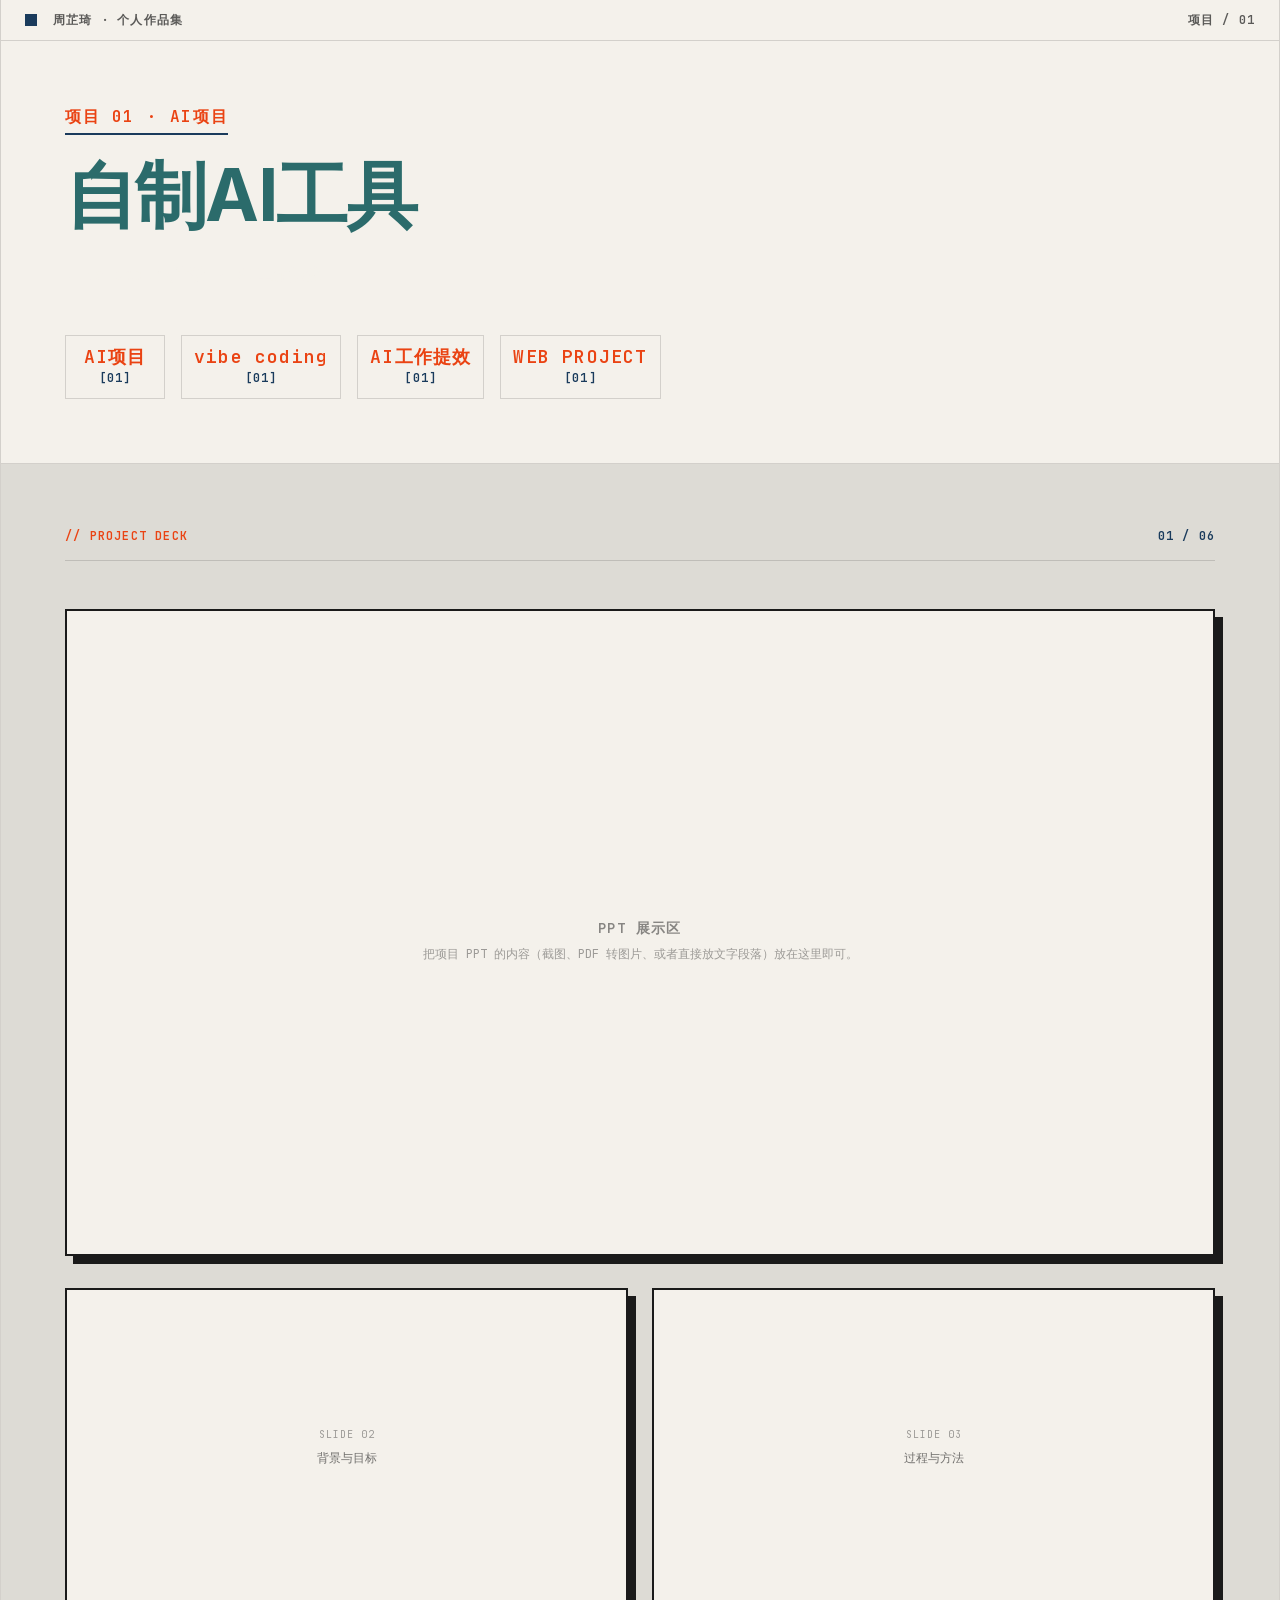
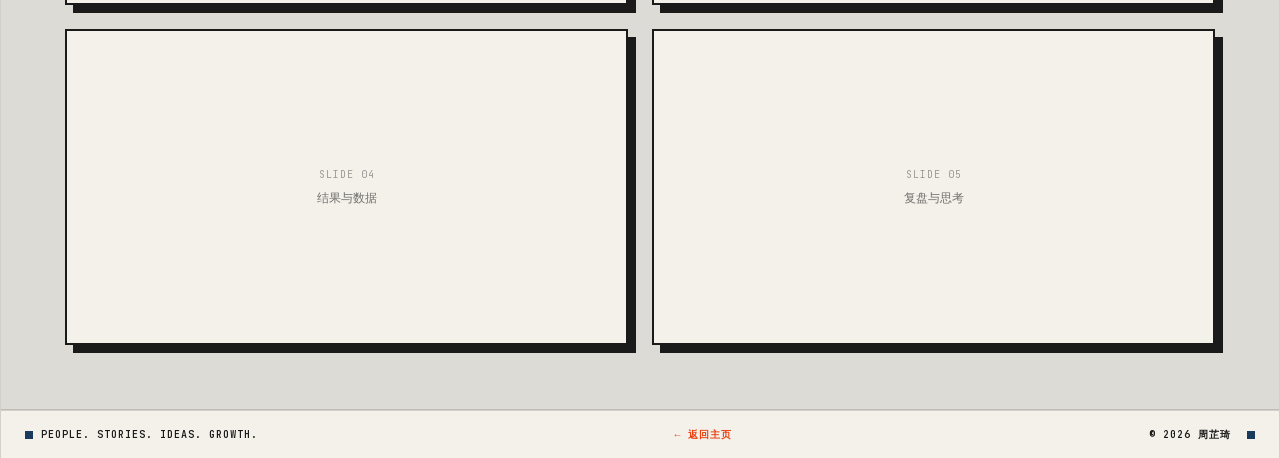
<file: pages/project-01.html>
﻿<!DOCTYPE html>
<html lang="zh-CN">
<head>
    <meta charset="UTF-8">
    <meta name="viewport" content="width=device-width, initial-scale=1.0">
    <title>自制AI工具 - 周芷琦 · 个人作品集</title>
    <link rel="stylesheet" href="../assets/css/main.css">
    <style>
        /* 二级页小调整 */
        .ppt-frame { background: #f4f1eb; border: 2px solid #1a1a1a; }
        .ppt-shadow { box-shadow: 8px 8px 0 rgba(26,26,26,1); }
    </style>
</head>
<body class="bg-base text-ink font-mono antialiased overflow-x-hidden">

    <!-- 顶部标识 -->
    <main class="max-w-[1440px] mx-auto border-x border-grid relative flex flex-col min-h-screen">

        <header class="flex justify-between items-center py-3 px-6 border-b border-grid text-xs uppercase tracking-widest font-semibold text-ink/70">
            <a href="../index.html#timeline" class="flex items-center gap-4 hover:text-accent transition-colors">
                <div class="w-3 h-3 bg-secondary"></div>
                <span>周芷琦 · 个人作品集</span>
            </a>
            <div class="hidden md:flex items-center gap-2 text-secondary">
                <iconify-icon icon="solar:target-linear" class="text-base"></iconify-icon>
            </div>
            <div class="hidden md:flex items-center gap-4">
                <span>项目 / 01</span>
            </div>
        </header>

        <!-- Hero -->
        <section class="relative border-b border-grid flex flex-col p-8 md:p-16 overflow-hidden">
            <div class="text-accent font-semibold tracking-widest mb-6 border-b-2 border-secondary inline-block pb-1 self-start">
                项目 01 · AI项目
            </div>
            <h1 class="font-sans font-bold text-5xl md:text-7xl leading-[0.9] tracking-tight uppercase mb-8 text-[#2b6b6b]">
                自制AI工具
            </h1>
            <p class="text-sm md:text-base max-w-2xl leading-relaxed font-semibold mb-12">
                vibe coding产物 · AI工作提效
            </p>

            <!-- 关键数据 -->
            <div class="flex flex-wrap gap-4 text-xs font-semibold tracking-widest">
                                <div class="relative border border-grid p-3 flex flex-col items-center justify-center min-w-[100px]">
                    <span class="text-accent text-lg mb-1 block leading-none">AI项目</span>
                    <span class="text-secondary">[01]</span>
                </div>
                <div class="relative border border-grid p-3 flex flex-col items-center justify-center min-w-[100px]">
                    <span class="text-accent text-lg mb-1 block leading-none">vibe coding</span>
                    <span class="text-secondary">[01]</span>
                </div>
                <div class="relative border border-grid p-3 flex flex-col items-center justify-center min-w-[100px]">
                    <span class="text-accent text-lg mb-1 block leading-none">AI工作提效</span>
                    <span class="text-secondary">[01]</span>
                </div>
                <div class="relative border border-grid p-3 flex flex-col items-center justify-center min-w-[100px]">
                    <span class="text-accent text-lg mb-1 block leading-none">WEB PROJECT</span>
                    <span class="text-secondary">[01]</span>
                </div>

            </div>
        </section>

        <!-- PPT 展示区 -->
        <section class="relative border-b border-grid flex flex-col p-8 md:p-16 bg-grid/10">
            <header class="flex justify-between items-center mb-12 text-xs font-semibold uppercase tracking-widest border-b border-grid pb-4">
                <span class="text-accent">// PROJECT DECK</span>
                <span class="text-secondary">01 / 06</span>
            </header>

            <!-- PPT 容器 - 等你给内容 -->
            <div class="ppt-frame ppt-shadow aspect-video w-full flex flex-col items-center justify-center p-12 text-center">
                <iconify-icon icon="solar:gallery-wide-linear" class="text-6xl text-ink/30 mb-4"></iconify-icon>
                <p class="text-sm font-semibold tracking-widest uppercase text-ink/50">
                    PPT 展示区
                </p>
                <p class="text-xs text-ink/40 mt-2 max-w-md">
                    把项目 PPT 的内容（截图、PDF 转图片、或者直接放文字段落）放在这里即可。
                </p>
            </div>

            <!-- 占位 PPT 卡片 - 之后替换 -->
            <div class="grid grid-cols-1 md:grid-cols-2 gap-6 mt-8">
                <div class="ppt-frame ppt-shadow aspect-video flex flex-col items-center justify-center p-6">
                    <span class="text-[10px] text-ink/40 tracking-widest">SLIDE 02</span>
                    <p class="text-xs text-ink/60 mt-2">背景与目标</p>
                </div>
                <div class="ppt-frame ppt-shadow aspect-video flex flex-col items-center justify-center p-6">
                    <span class="text-[10px] text-ink/40 tracking-widest">SLIDE 03</span>
                    <p class="text-xs text-ink/60 mt-2">过程与方法</p>
                </div>
                <div class="ppt-frame ppt-shadow aspect-video flex flex-col items-center justify-center p-6">
                    <span class="text-[10px] text-ink/40 tracking-widest">SLIDE 04</span>
                    <p class="text-xs text-ink/60 mt-2">结果与数据</p>
                </div>
                <div class="ppt-frame ppt-shadow aspect-video flex flex-col items-center justify-center p-6">
                    <span class="text-[10px] text-ink/40 tracking-widest">SLIDE 05</span>
                    <p class="text-xs text-ink/60 mt-2">复盘与思考</p>
                </div>
            </div>
        </section>

        <!-- 底部 -->
        <footer class="border-t border-grid py-4 px-6 flex justify-between items-center text-[10px] font-semibold uppercase tracking-widest text-ink bg-base z-30">
            <div class="flex items-center gap-2">
                <div class="w-2 h-2 bg-secondary"></div>
                <span>PEOPLE. STORIES. IDEAS. GROWTH.</span>
            </div>
            <a href="../index.html#timeline" class="text-accent hover:text-ink transition-colors">
                ← 返回主页
            </a>
            <div class="flex items-center gap-4">
                <span>© 2026 周芷琦</span>
                <div class="w-2 h-2 bg-secondary"></div>
            </div>
        </footer>

    </main>

    <script src="../assets/js/vendor.js"></script>
    <script src="../assets/js/iconify.js"></script>
    <script src="../assets/js/tailwind-config.js"></script>
</body>
</html>
</file>
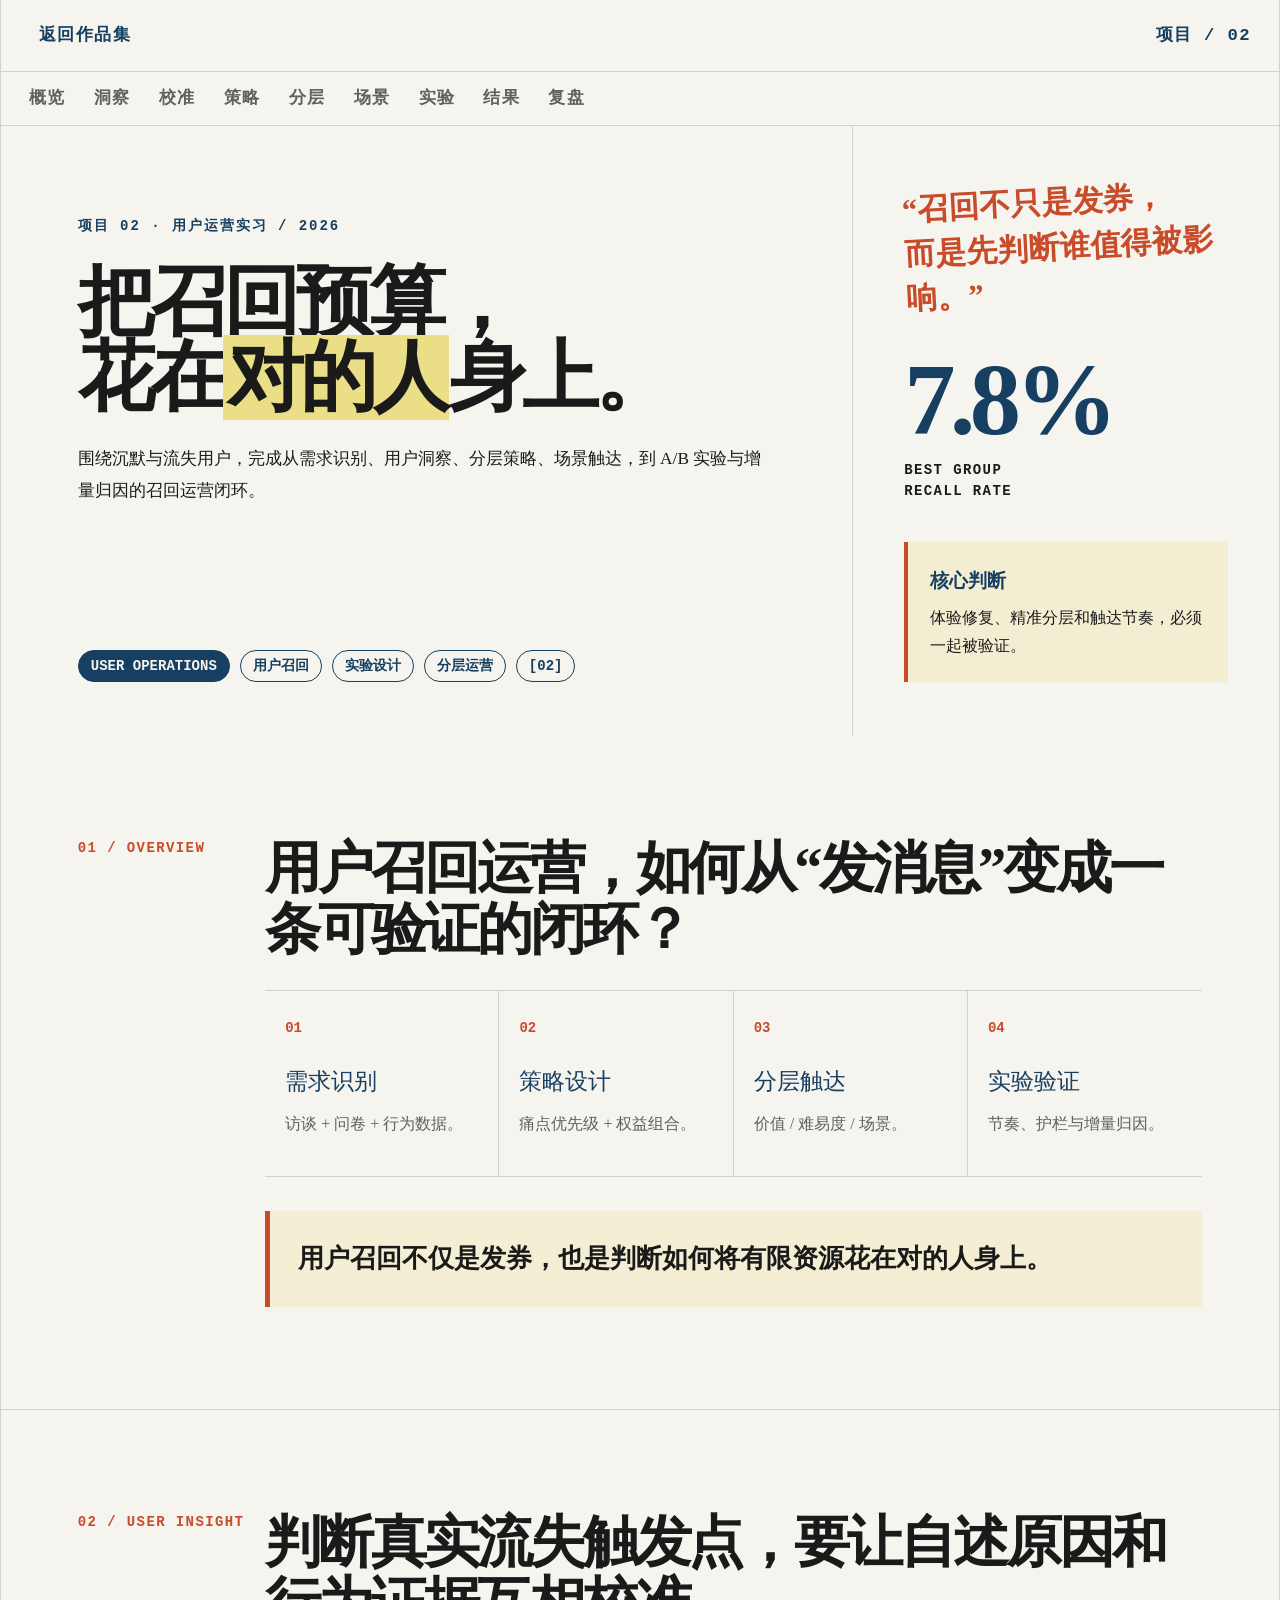
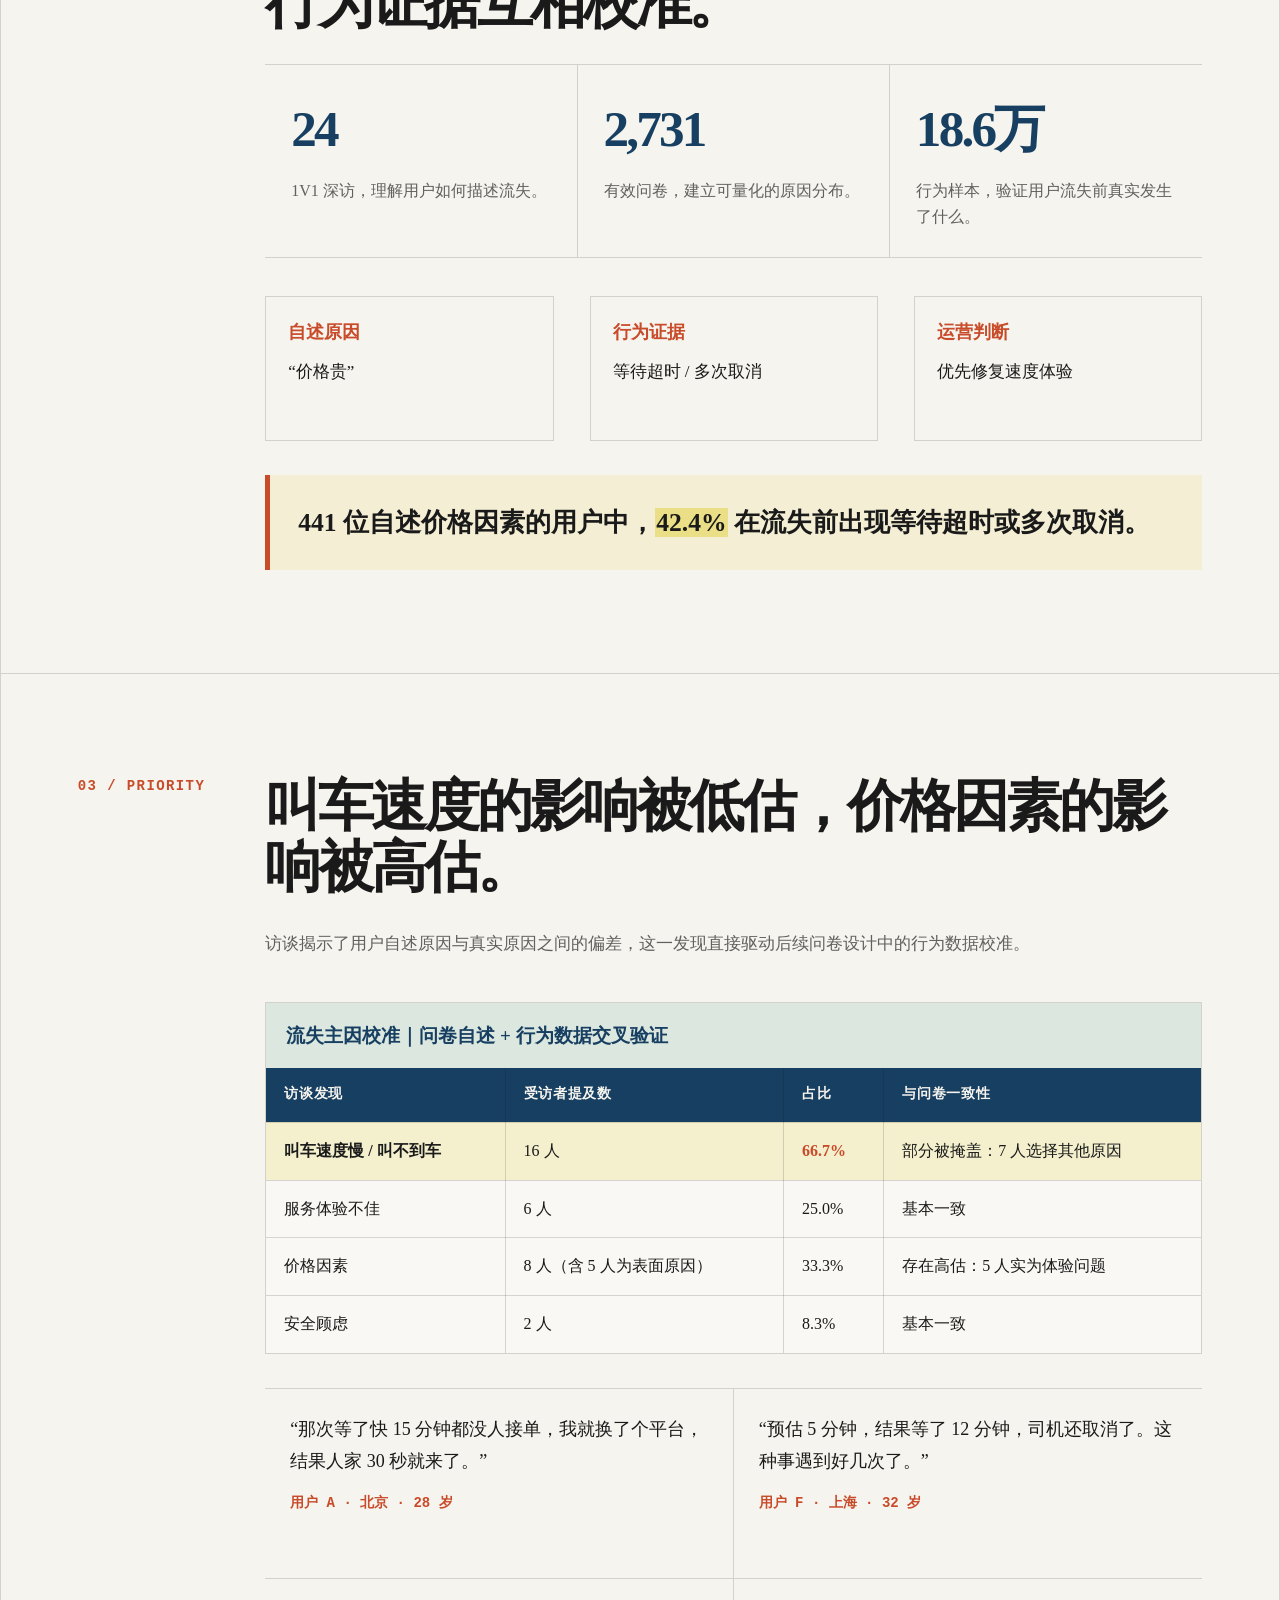
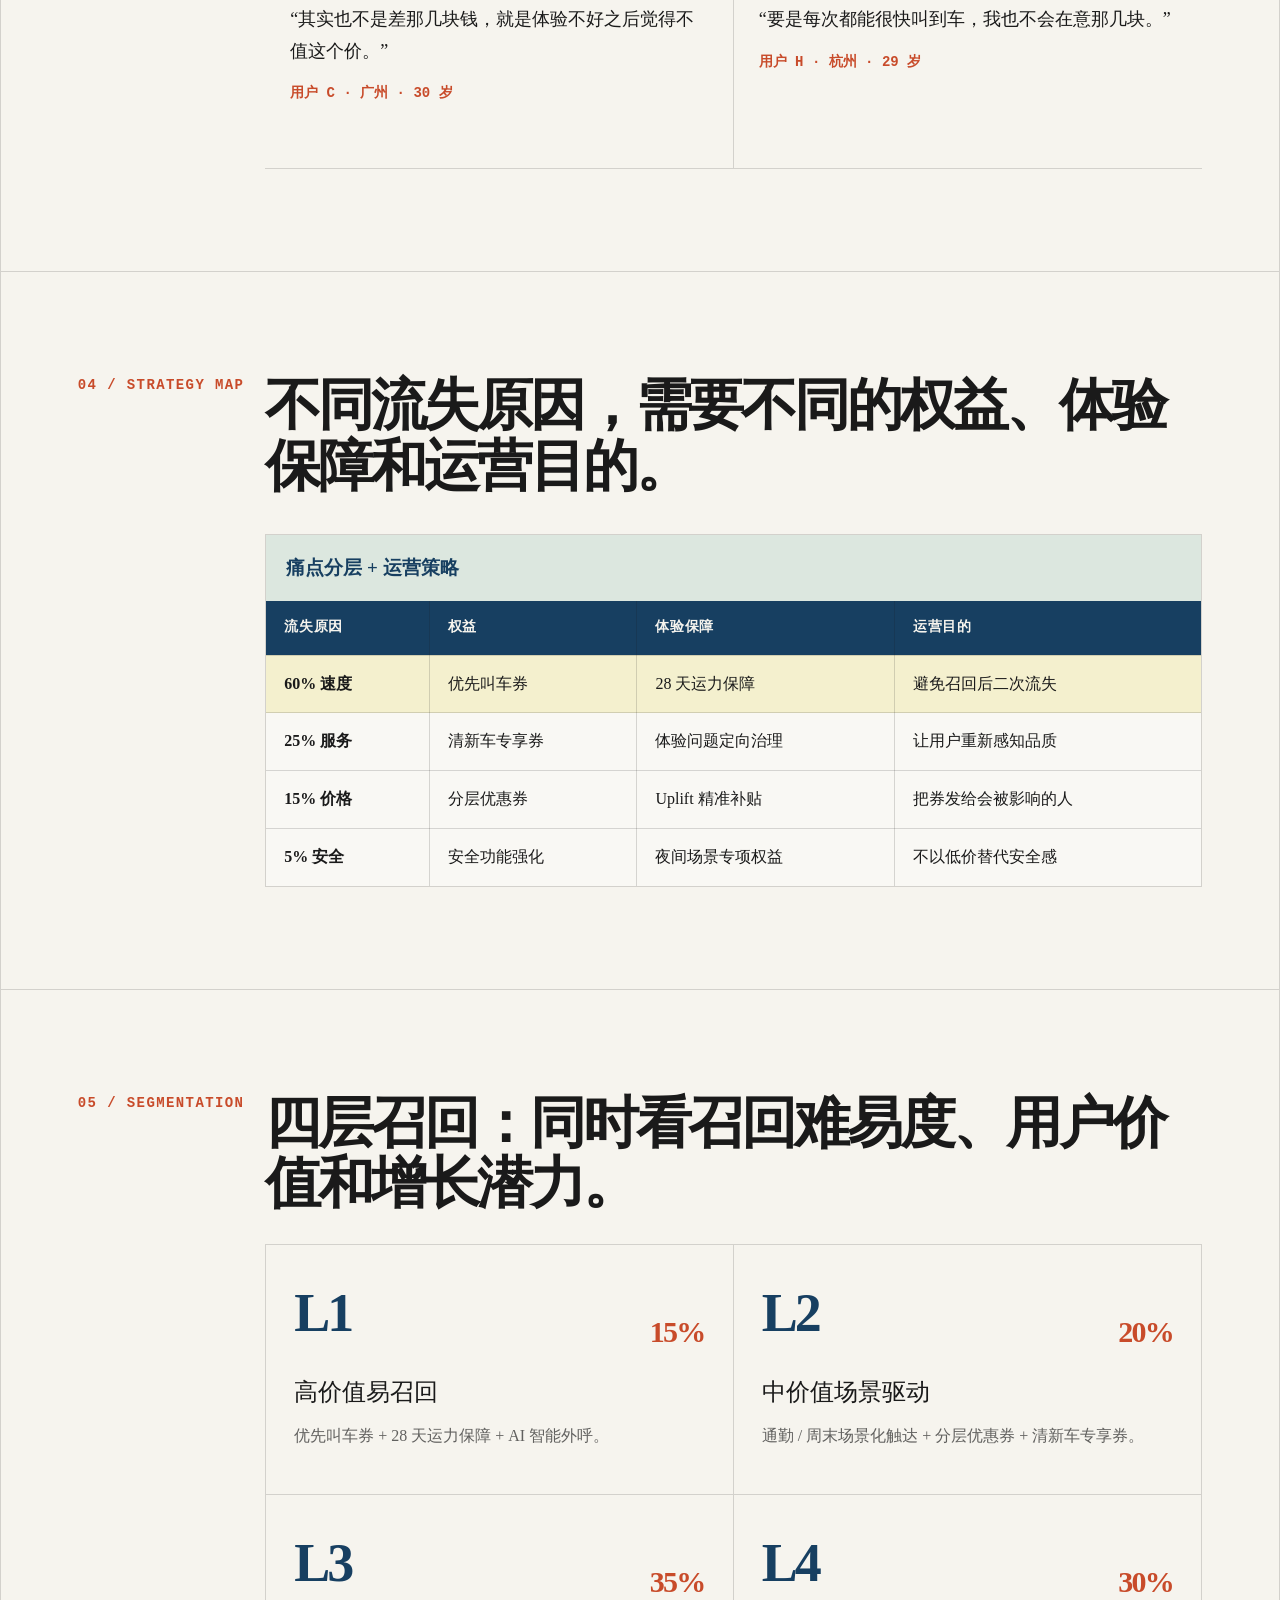
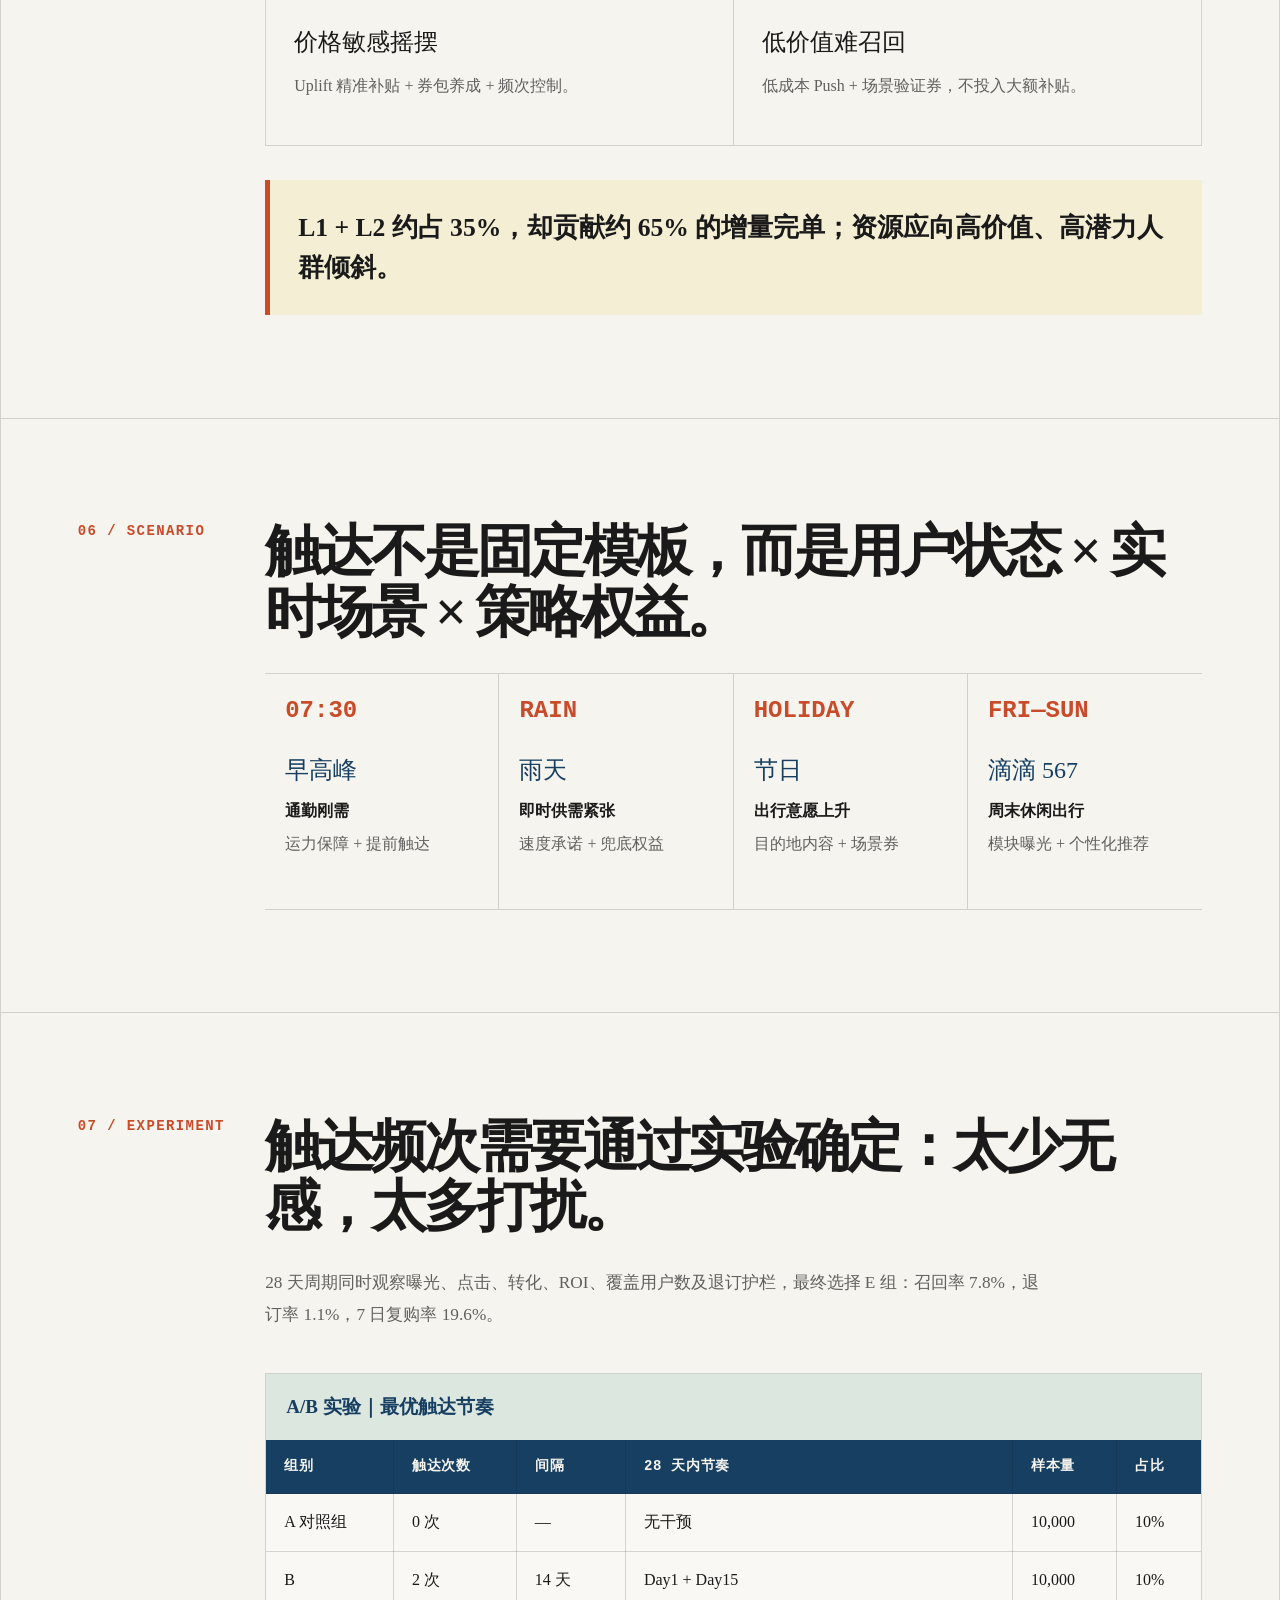
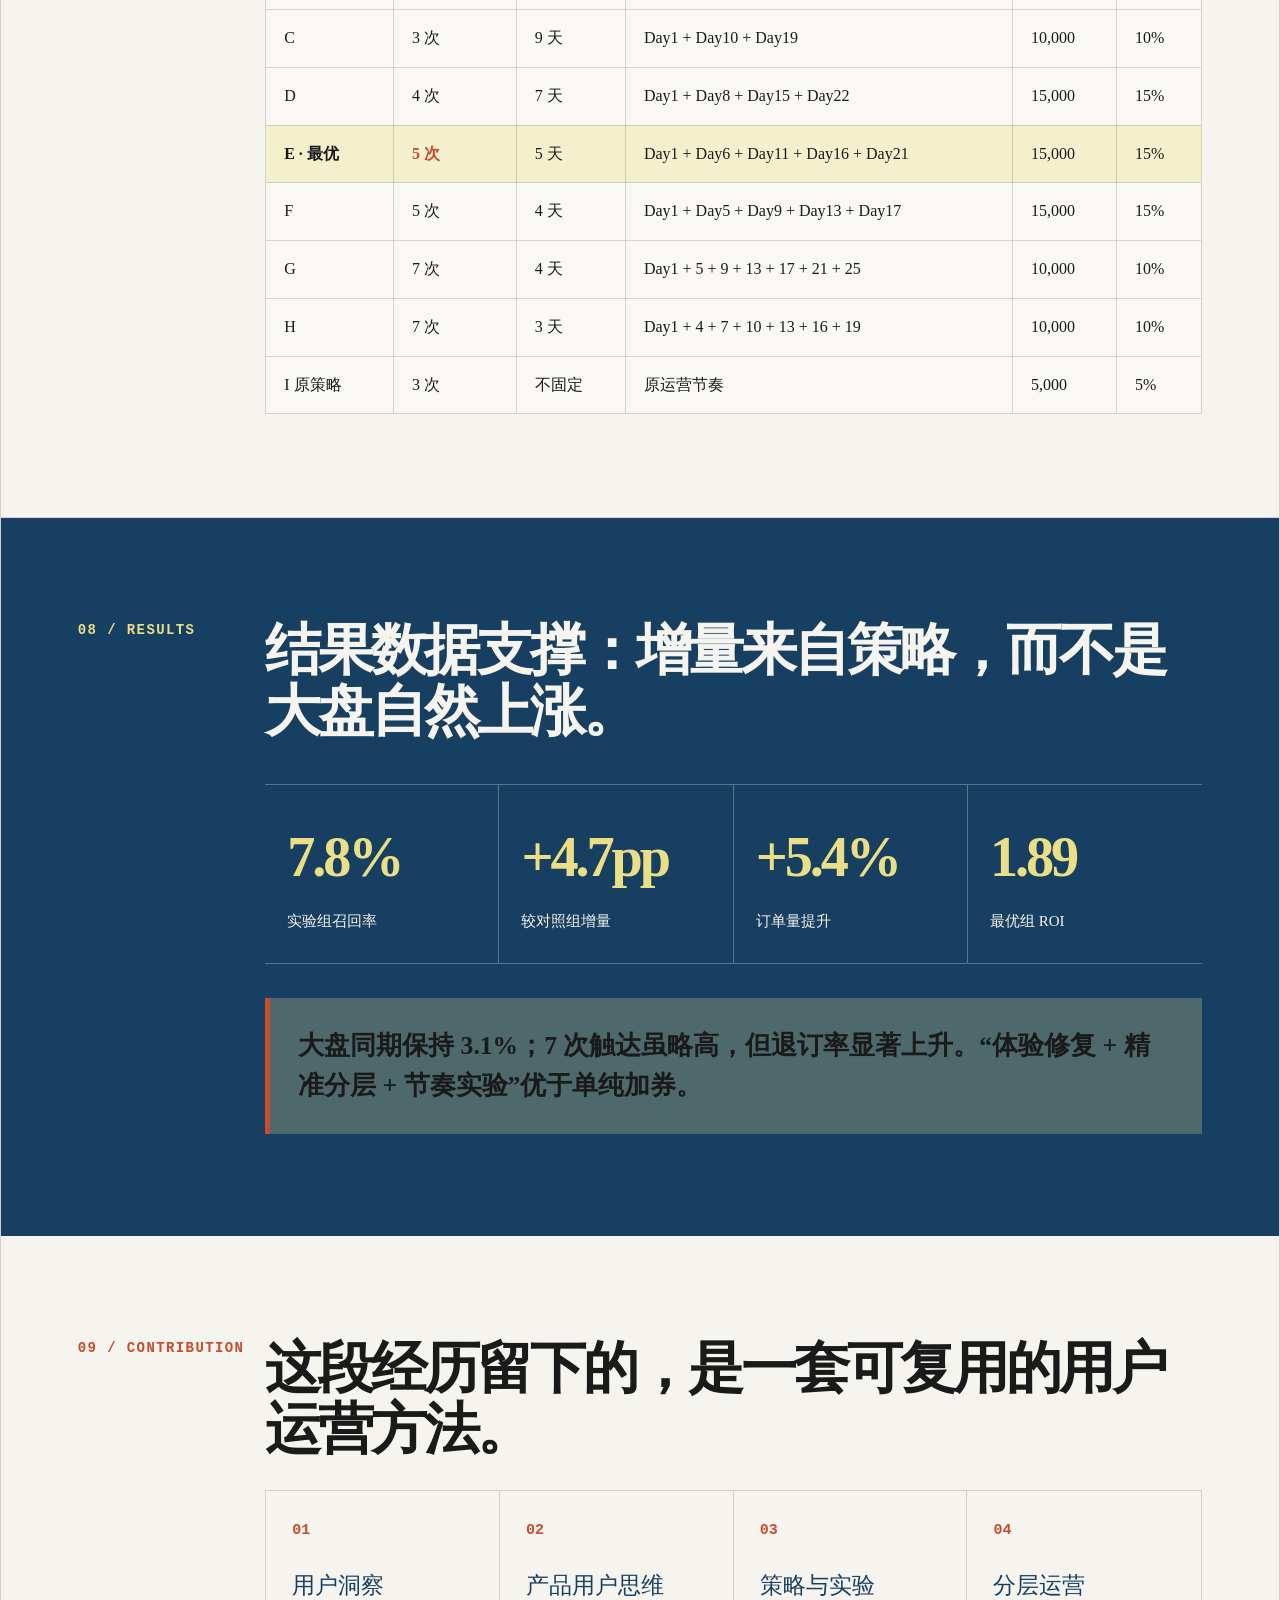
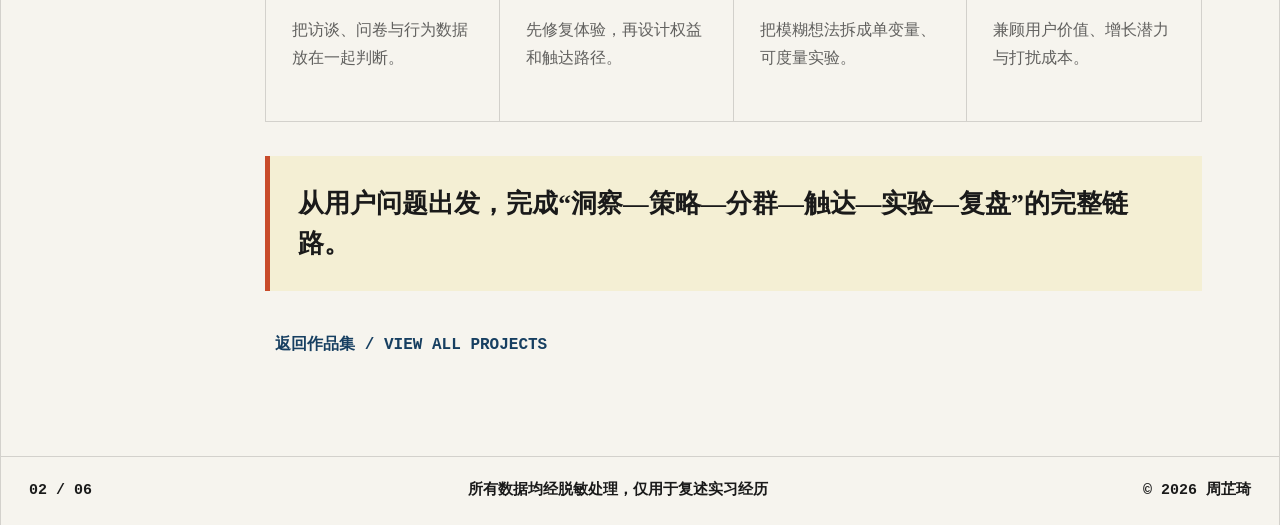
<file: pages/project-02.html>
<!DOCTYPE html>
<html lang="zh-CN">
<head>
    <meta charset="UTF-8">
    <meta name="viewport" content="width=device-width, initial-scale=1.0">
    <meta name="description" content="周芷琦用户召回策略案例：从用户洞察、分层、场景触达到实验验证的完整运营闭环。">
    <title>用户召回策略 - 周芷琦 · 个人作品集</title>
    <link rel="stylesheet" href="../assets/css/main.css">
    <style>
        :root {
            --paper:#f6f4ee; --ink:#1a1a1a; --navy:#173f61; --red:#c84b2a;
            --yellow:#eadf86; --mint:#dce7df; --rule:rgba(26,26,26,.16); --muted:rgba(26,26,26,.68);
            --mono:"SFMono-Regular",Consolas,"Liberation Mono",monospace;
            --serif:"Noto Serif SC","Songti SC",SimSun,serif;
            --ui-copy-size: clamp(16px, 1.35vw, 20px);
        }
        *{box-sizing:border-box} html{scroll-behavior:smooth} body{margin:0;color:var(--ink);background:#e9e6df;font-family:var(--serif);-webkit-font-smoothing:antialiased} a,button{font:inherit} strong{font-weight:900}
        .case-shell{width:min(100%,1440px);margin:auto;overflow:hidden;background:var(--paper);border-inline:1px solid var(--rule)}
        .display{font-family:var(--serif);font-weight:900;letter-spacing:-.055em}.meta{font-family:var(--mono);font-weight:800;letter-spacing:.12em;text-transform:uppercase}
        .case-topbar{min-height:72px;padding:0 28px;display:flex;align-items:center;justify-content:space-between;border-bottom:1px solid var(--rule)}
        .back-link,.case-index,.section-nav a{color:var(--navy);font-family:var(--mono);font-size:var(--ui-copy-size);font-weight:800;line-height:1.25;letter-spacing:.08em;text-decoration:none}
        .back-link{display:inline-flex;align-items:center;gap:10px}.back-link iconify-icon{font-size:1.15em}.back-link:hover,.back-link:focus-visible,.section-nav a:hover,.section-nav a:focus-visible{color:var(--red)}
        .section-nav{min-height:54px;padding:0 28px;display:flex;align-items:center;gap:clamp(22px,2.2vw,34px);overflow-x:auto;border-bottom:1px solid var(--rule);white-space:nowrap;scrollbar-width:none}.section-nav::-webkit-scrollbar{display:none}.section-nav a{color:var(--muted)}
        .grid-12{display:grid;grid-template-columns:repeat(12,minmax(0,1fr))}
        .hero-copy{grid-column:span 8;min-height:610px;padding:clamp(54px,7vw,102px) clamp(30px,6vw,86px) 54px;border-right:1px solid var(--rule);display:flex;flex-direction:column}
        .hero-side{grid-column:span 4;min-height:610px;padding:54px clamp(28px,4vw,54px);display:flex;flex-direction:column;justify-content:space-between}
        .eyebrow{color:var(--navy);font:800 14px/1.5 var(--mono);letter-spacing:.14em}.hero-title{max-width:900px;margin:28px 0;font-size:clamp(52px,6vw,92px);line-height:.98}.highlight{padding-inline:.05em;background:var(--yellow)}
        .hero-lede{max-width:710px;margin:0;font-size:var(--ui-copy-size);line-height:1.85}.hero-tags{margin-top:auto;padding-top:44px;display:flex;gap:10px;flex-wrap:wrap}.stamp{padding:8px 12px;border:1px solid var(--navy);border-radius:999px;color:var(--navy);font:800 14px/1 var(--mono)}.stamp.solid{color:var(--paper);background:var(--navy)}
        .hand-note{color:var(--red);font-family:"Segoe Print",KaiTi,cursive;font-size:clamp(23px,2.4vw,34px);font-weight:700;line-height:1.45;transform:rotate(-3deg)}.hero-number{color:var(--navy);font-size:clamp(78px,8vw,112px);line-height:.9}.hero-number-label{margin-top:14px;font:800 14px/1.5 var(--mono);letter-spacing:.1em}
        .hero-summary{padding:22px;border-left:4px solid var(--red);background:rgba(234,223,134,.28);font-size:16px;line-height:1.75}.hero-summary strong{display:block;margin-bottom:7px;color:var(--navy);font-size:19px}
        .metrics{display:grid;grid-template-columns:repeat(4,1fr);border-block:1px solid var(--rule)}.metric{min-height:170px;padding:28px;display:flex;flex-direction:column;justify-content:space-between;border-right:1px solid var(--rule)}.metric:last-child{border-right:0}.metric-value{color:var(--navy);font-size:clamp(38px,4.2vw,62px);line-height:1}.metric-label{color:var(--muted);font:800 14px/1.5 var(--mono);letter-spacing:.08em}
        .case-section{padding:clamp(72px,8vw,118px) clamp(24px,6vw,86px);border-bottom:1px solid var(--rule)}.section-kicker{grid-column:1/span 2;color:var(--red);font:800 14px/1.5 var(--mono);letter-spacing:.1em}.section-main{grid-column:3/-1}.section-title{max-width:1000px;margin:0 0 30px;font-size:clamp(36px,4.4vw,66px);line-height:1.08}.section-intro{max-width:790px;margin:0 0 42px;color:var(--muted);font-size:var(--ui-copy-size);line-height:1.85}
        .pipeline{display:grid;grid-template-columns:repeat(4,1fr);border-block:1px solid var(--rule)}.pipeline-step{min-height:185px;padding:24px 20px;border-right:1px solid var(--rule)}.pipeline-step:last-child{border-right:0}.pipeline-no{color:var(--red);font:800 14px/1 var(--mono)}.pipeline-step h3{margin:26px 0 10px;color:var(--navy);font-size:23px}.pipeline-step p{margin:0;color:var(--muted);font-size:16px;line-height:1.7}
        .judgment{margin-top:34px;padding:28px;border-left:5px solid var(--red);background:rgba(234,223,134,.26);font-size:clamp(21px,2vw,29px);font-weight:900;line-height:1.55}
        .insight-grid{display:grid;grid-template-columns:repeat(3,1fr);border-block:1px solid var(--rule)}.insight-card{min-height:190px;padding:26px;border-right:1px solid var(--rule)}.insight-card:last-child{border-right:0}.insight-card strong{display:block;color:var(--navy);font-size:clamp(38px,4vw,58px)}.insight-card span{display:block;margin-top:10px;color:var(--muted);font-size:16px;line-height:1.65}
        .evidence-chain{margin-top:38px;display:grid;grid-template-columns:1fr auto 1fr auto 1fr;gap:18px;align-items:center}.evidence-node{min-height:145px;padding:22px;border:1px solid var(--rule)}.evidence-node b{display:block;margin-bottom:12px;color:var(--red);font-size:18px}.evidence-node p{margin:0;font-size:17px;line-height:1.7}.chain-arrow{color:var(--red);font-size:28px}
        .table-wrap{margin-top:38px;overflow-x:auto;border:1px solid var(--rule)}.data-table{width:100%;min-width:820px;border-collapse:collapse;background:rgba(255,255,255,.34);font-size:16px;line-height:1.55}.data-table caption{padding:18px 20px;text-align:left;color:var(--navy);background:var(--mint);font-size:19px;font-weight:900}.data-table th,.data-table td{padding:16px 18px;text-align:left;vertical-align:top;border-right:1px solid var(--rule);border-bottom:1px solid var(--rule)}.data-table th:last-child,.data-table td:last-child{border-right:0}.data-table tr:last-child td{border-bottom:0}.data-table thead th{color:var(--paper);background:var(--navy);font-family:var(--mono);font-size:14px;letter-spacing:.05em}.data-table tbody tr:hover{background:rgba(234,223,134,.18)}.data-table .emphasis{color:var(--red);font-weight:900}.data-table .selected{background:rgba(234,223,134,.35)}
        .quotes{margin-top:34px;display:grid;grid-template-columns:repeat(2,1fr);border-top:1px solid var(--rule)}.quote{min-height:190px;padding:25px;border-right:1px solid var(--rule);border-bottom:1px solid var(--rule)}.quote:nth-child(even){border-right:0}.quote blockquote{margin:0;font-size:18px;line-height:1.75}.quote cite{display:block;margin-top:16px;color:var(--red);font:800 14px/1.5 var(--mono);font-style:normal}
        .segments{display:grid;grid-template-columns:repeat(2,1fr);border:1px solid var(--rule)}.segment{min-height:250px;padding:28px;border-right:1px solid var(--rule);border-bottom:1px solid var(--rule)}.segment:nth-child(even){border-right:0}.segment:nth-last-child(-n+2){border-bottom:0}.segment-head{display:flex;justify-content:space-between;gap:18px;align-items:flex-end}.segment-code{color:var(--navy);font-size:54px}.segment-share{color:var(--red);font-size:30px}.segment h3{margin:20px 0 12px;font-size:24px}.segment p{margin:0;color:var(--muted);font-size:16px;line-height:1.75}
        .scenario-grid{display:grid;grid-template-columns:repeat(4,1fr);border-block:1px solid var(--rule)}.scenario{min-height:235px;padding:25px 20px;border-right:1px solid var(--rule)}.scenario:last-child{border-right:0}.scenario-mark{color:var(--red);font:900 24px/1 var(--mono)}.scenario h3{margin:28px 0 10px;color:var(--navy);font-size:24px}.scenario p{margin:7px 0;color:var(--muted);font-size:16px;line-height:1.65}.scenario strong{color:var(--ink)}
        .result-band{padding:clamp(72px,8vw,112px) clamp(24px,6vw,86px);color:var(--paper);background:var(--navy)}.result-band .section-kicker{color:var(--yellow)}.result-band .section-title{color:var(--paper)}.results{display:grid;grid-template-columns:repeat(4,1fr);margin-top:42px;border-block:1px solid rgba(255,255,255,.28)}.result{padding:30px 22px;border-right:1px solid rgba(255,255,255,.28)}.result:last-child{border-right:0}.result strong{display:block;color:var(--yellow);font-size:clamp(38px,4.4vw,62px)}.result span{display:block;margin-top:10px;font-size:15px;line-height:1.6}
        .method-grid{display:grid;grid-template-columns:repeat(4,1fr);border:1px solid var(--rule)}.method{min-height:230px;padding:26px;border-right:1px solid var(--rule)}.method:last-child{border-right:0}.method-no{color:var(--red);font:800 15px/1 var(--mono)}.method h3{margin:28px 0 12px;color:var(--navy);font-size:23px}.method p{margin:0;color:var(--muted);font-size:16px;line-height:1.75}
        .final-link{margin-top:46px;display:inline-flex;align-items:center;gap:10px;color:var(--navy);font:800 16px/1 var(--mono);text-decoration:none}.final-link:hover{color:var(--red)}.case-footer{min-height:68px;padding:0 28px;display:flex;align-items:center;justify-content:space-between;font:800 15px/1.4 var(--mono)}
        .reveal{opacity:0;transform:translateY(20px);transition:opacity .5s ease,transform .5s ease}.reveal.is-visible{opacity:1;transform:none}:focus-visible{outline:3px solid var(--red);outline-offset:4px}
        @media(max-width:900px){.hero-copy{grid-column:span 7}.hero-side{grid-column:span 5}.section-kicker{grid-column:1/span 3}.section-main{grid-column:4/-1}.pipeline,.scenario-grid,.method-grid{grid-template-columns:repeat(2,1fr)}.pipeline-step:nth-child(2),.scenario:nth-child(2),.method:nth-child(2){border-right:0}.pipeline-step:nth-child(-n+2),.scenario:nth-child(-n+2),.method:nth-child(-n+2){border-bottom:1px solid var(--rule)}.evidence-chain{grid-template-columns:1fr}.chain-arrow{transform:rotate(90deg);justify-self:center}}
        @media(max-width:767px){html{scroll-behavior:auto}.case-shell{border-inline:0}.case-topbar,.section-nav{padding-inline:16px}.case-topbar{min-height:68px}.section-nav{min-height:58px;gap:22px}.hero-copy,.hero-side,.section-kicker,.section-main{grid-column:1/-1}.hero-copy{min-height:auto;padding:58px 22px 42px;border-right:0;border-bottom:1px solid var(--rule)}.hero-side{min-height:430px;padding:36px 22px}.hero-title{font-size:clamp(44px,12.6vw,62px)}.metrics,.insight-grid,.pipeline,.segments,.scenario-grid,.quotes,.results,.method-grid{grid-template-columns:1fr}.metric,.insight-card,.pipeline-step,.segment,.scenario,.quote,.result,.method{border-right:0;border-bottom:1px solid var(--rule)}.metric:last-child,.insight-card:last-child,.pipeline-step:last-child,.segment:last-child,.scenario:last-child,.quote:last-child,.result:last-child,.method:last-child{border-bottom:0}.segment:nth-last-child(2){border-bottom:1px solid var(--rule)}.case-section,.result-band{padding:68px 22px}.section-kicker{margin-bottom:24px}.table-wrap{margin-inline:-22px;border-inline:0}.data-table{font-size:15px}.data-table th,.data-table td{padding:14px}.case-footer{padding:16px;flex-wrap:wrap}}
        @media(prefers-reduced-motion:reduce){html{scroll-behavior:auto}*,*::before,*::after{animation-duration:.01ms!important;transition-duration:.01ms!important}.reveal{opacity:1;transform:none}}
    </style>
</head>
<body>
<main class="case-shell" data-case-study="project-02">
    <header class="case-topbar"><a class="back-link" href="../index.html#timeline"><iconify-icon icon="solar:arrow-left-linear" aria-hidden="true"></iconify-icon>返回作品集</a><span class="case-index">项目 / 02</span></header>
    <nav class="section-nav" aria-label="案例页目录"><a href="#overview">概览</a><a href="#insight">洞察</a><a href="#priority">校准</a><a href="#strategy">策略</a><a href="#segment">分层</a><a href="#scenario">场景</a><a href="#experiment">实验</a><a href="#results">结果</a><a href="#reflection">复盘</a></nav>

    <section class="grid-12" id="overview" data-slide="01">
        <div class="hero-copy"><div class="eyebrow">项目 02 · 用户运营实习 / 2026</div><h1 class="hero-title display">把召回预算，<br>花在<span class="highlight">对的人</span>身上。</h1><p class="hero-lede">围绕沉默与流失用户，完成从需求识别、用户洞察、分层策略、场景触达，到 A/B 实验与增量归因的召回运营闭环。</p><div class="hero-tags"><span class="stamp solid">USER OPERATIONS</span><span class="stamp">用户召回</span><span class="stamp">实验设计</span><span class="stamp">分层运营</span><span class="stamp">[02]</span></div></div>
        <aside class="hero-side"><div class="hand-note">“召回不只是发券，<br>而是先判断谁值得被影响。”</div><div><div class="hero-number display">7.8%</div><div class="hero-number-label">BEST GROUP<br>RECALL RATE</div></div><div class="hero-summary"><strong>核心判断</strong>体验修复、精准分层和触达节奏，必须一起被验证。</div></aside>
    </section>

    <section class="case-section" data-slide="02"><div class="grid-12 reveal"><div class="section-kicker">01 / OVERVIEW</div><div class="section-main"><h2 class="section-title display">用户召回运营，如何从“发消息”变成一条可验证的闭环？</h2><div class="pipeline"><article class="pipeline-step"><span class="pipeline-no">01</span><h3>需求识别</h3><p>访谈 + 问卷 + 行为数据。</p></article><article class="pipeline-step"><span class="pipeline-no">02</span><h3>策略设计</h3><p>痛点优先级 + 权益组合。</p></article><article class="pipeline-step"><span class="pipeline-no">03</span><h3>分层触达</h3><p>价值 / 难易度 / 场景。</p></article><article class="pipeline-step"><span class="pipeline-no">04</span><h3>实验验证</h3><p>节奏、护栏与增量归因。</p></article></div><div class="judgment">用户召回不仅是发券，也是判断如何将有限资源花在对的人身上。</div></div></div></section>

    <section class="case-section" id="insight" data-slide="03"><div class="grid-12 reveal"><div class="section-kicker">02 / USER INSIGHT</div><div class="section-main"><h2 class="section-title display">判断真实流失触发点，要让自述原因和行为证据互相校准。</h2><div class="insight-grid"><div class="insight-card"><strong class="display">24</strong><span>1V1 深访，理解用户如何描述流失。</span></div><div class="insight-card"><strong class="display">2,731</strong><span>有效问卷，建立可量化的原因分布。</span></div><div class="insight-card"><strong class="display">18.6万</strong><span>行为样本，验证用户流失前真实发生了什么。</span></div></div><div class="evidence-chain"><div class="evidence-node"><b>自述原因</b><p>“价格贵”</p></div><iconify-icon class="chain-arrow" icon="solar:arrow-right-linear"></iconify-icon><div class="evidence-node"><b>行为证据</b><p>等待超时 / 多次取消</p></div><iconify-icon class="chain-arrow" icon="solar:arrow-right-linear"></iconify-icon><div class="evidence-node"><b>运营判断</b><p>优先修复速度体验</p></div></div><div class="judgment">441 位自述价格因素的用户中，<span class="highlight">42.4%</span> 在流失前出现等待超时或多次取消。</div></div></div></section>

    <section class="case-section" id="priority" data-slide="04"><div class="grid-12 reveal"><div class="section-kicker">03 / PRIORITY</div><div class="section-main"><h2 class="section-title display">叫车速度的影响被低估，价格因素的影响被高估。</h2><p class="section-intro">访谈揭示了用户自述原因与真实原因之间的偏差，这一发现直接驱动后续问卷设计中的行为数据校准。</p><div class="table-wrap"><table class="data-table"><caption>流失主因校准｜问卷自述 + 行为数据交叉验证</caption><thead><tr><th>访谈发现</th><th>受访者提及数</th><th>占比</th><th>与问卷一致性</th></tr></thead><tbody><tr class="selected"><td><strong>叫车速度慢 / 叫不到车</strong></td><td>16 人</td><td class="emphasis">66.7%</td><td>部分被掩盖：7 人选择其他原因</td></tr><tr><td>服务体验不佳</td><td>6 人</td><td>25.0%</td><td>基本一致</td></tr><tr><td>价格因素</td><td>8 人（含 5 人为表面原因）</td><td>33.3%</td><td>存在高估：5 人实为体验问题</td></tr><tr><td>安全顾虑</td><td>2 人</td><td>8.3%</td><td>基本一致</td></tr></tbody></table></div><div class="quotes"><div class="quote"><blockquote>“那次等了快 15 分钟都没人接单，我就换了个平台，结果人家 30 秒就来了。”</blockquote><cite>用户 A · 北京 · 28 岁</cite></div><div class="quote"><blockquote>“预估 5 分钟，结果等了 12 分钟，司机还取消了。这种事遇到好几次了。”</blockquote><cite>用户 F · 上海 · 32 岁</cite></div><div class="quote"><blockquote>“其实也不是差那几块钱，就是体验不好之后觉得不值这个价。”</blockquote><cite>用户 C · 广州 · 30 岁</cite></div><div class="quote"><blockquote>“要是每次都能很快叫到车，我也不会在意那几块。”</blockquote><cite>用户 H · 杭州 · 29 岁</cite></div></div></div></div></section>

    <section class="case-section" id="strategy" data-slide="05"><div class="grid-12 reveal"><div class="section-kicker">04 / STRATEGY MAP</div><div class="section-main"><h2 class="section-title display">不同流失原因，需要不同的权益、体验保障和运营目的。</h2><div class="table-wrap"><table class="data-table"><caption>痛点分层 + 运营策略</caption><thead><tr><th>流失原因</th><th>权益</th><th>体验保障</th><th>运营目的</th></tr></thead><tbody><tr class="selected"><td><strong>60% 速度</strong></td><td>优先叫车券</td><td>28 天运力保障</td><td>避免召回后二次流失</td></tr><tr><td><strong>25% 服务</strong></td><td>清新车专享券</td><td>体验问题定向治理</td><td>让用户重新感知品质</td></tr><tr><td><strong>15% 价格</strong></td><td>分层优惠券</td><td>Uplift 精准补贴</td><td>把券发给会被影响的人</td></tr><tr><td><strong>5% 安全</strong></td><td>安全功能强化</td><td>夜间场景专项权益</td><td>不以低价替代安全感</td></tr></tbody></table></div></div></div></section>

    <section class="case-section" id="segment" data-slide="06"><div class="grid-12 reveal"><div class="section-kicker">05 / SEGMENTATION</div><div class="section-main"><h2 class="section-title display">四层召回：同时看召回难易度、用户价值和增长潜力。</h2><div class="segments"><article class="segment"><div class="segment-head"><strong class="segment-code display">L1</strong><strong class="segment-share display">15%</strong></div><h3>高价值易召回</h3><p>优先叫车券 + 28 天运力保障 + AI 智能外呼。</p></article><article class="segment"><div class="segment-head"><strong class="segment-code display">L2</strong><strong class="segment-share display">20%</strong></div><h3>中价值场景驱动</h3><p>通勤 / 周末场景化触达 + 分层优惠券 + 清新车专享券。</p></article><article class="segment"><div class="segment-head"><strong class="segment-code display">L3</strong><strong class="segment-share display">35%</strong></div><h3>价格敏感摇摆</h3><p>Uplift 精准补贴 + 券包养成 + 频次控制。</p></article><article class="segment"><div class="segment-head"><strong class="segment-code display">L4</strong><strong class="segment-share display">30%</strong></div><h3>低价值难召回</h3><p>低成本 Push + 场景验证券，不投入大额补贴。</p></article></div><div class="judgment">L1 + L2 约占 35%，却贡献约 65% 的增量完单；资源应向高价值、高潜力人群倾斜。</div></div></div></section>

    <section class="case-section" id="scenario" data-slide="07"><div class="grid-12 reveal"><div class="section-kicker">06 / SCENARIO</div><div class="section-main"><h2 class="section-title display">触达不是固定模板，而是用户状态 × 实时场景 × 策略权益。</h2><div class="scenario-grid"><article class="scenario"><span class="scenario-mark">07:30</span><h3>早高峰</h3><p><strong>通勤刚需</strong></p><p>运力保障 + 提前触达</p></article><article class="scenario"><span class="scenario-mark">RAIN</span><h3>雨天</h3><p><strong>即时供需紧张</strong></p><p>速度承诺 + 兜底权益</p></article><article class="scenario"><span class="scenario-mark">HOLIDAY</span><h3>节日</h3><p><strong>出行意愿上升</strong></p><p>目的地内容 + 场景券</p></article><article class="scenario"><span class="scenario-mark">FRI—SUN</span><h3>滴滴 567</h3><p><strong>周末休闲出行</strong></p><p>模块曝光 + 个性化推荐</p></article></div></div></div></section>

    <section class="case-section" id="experiment" data-slide="08"><div class="grid-12 reveal"><div class="section-kicker">07 / EXPERIMENT</div><div class="section-main"><h2 class="section-title display">触达频次需要通过实验确定：太少无感，太多打扰。</h2><p class="section-intro">28 天周期同时观察曝光、点击、转化、ROI、覆盖用户数及退订护栏，最终选择 E 组：召回率 7.8%，退订率 1.1%，7 日复购率 19.6%。</p><div class="table-wrap"><table class="data-table"><caption>A/B 实验｜最优触达节奏</caption><thead><tr><th>组别</th><th>触达次数</th><th>间隔</th><th>28 天内节奏</th><th>样本量</th><th>占比</th></tr></thead><tbody><tr><td>A 对照组</td><td>0 次</td><td>—</td><td>无干预</td><td>10,000</td><td>10%</td></tr><tr><td>B</td><td>2 次</td><td>14 天</td><td>Day1 + Day15</td><td>10,000</td><td>10%</td></tr><tr><td>C</td><td>3 次</td><td>9 天</td><td>Day1 + Day10 + Day19</td><td>10,000</td><td>10%</td></tr><tr><td>D</td><td>4 次</td><td>7 天</td><td>Day1 + Day8 + Day15 + Day22</td><td>15,000</td><td>15%</td></tr><tr class="selected"><td><strong>E · 最优</strong></td><td class="emphasis">5 次</td><td>5 天</td><td>Day1 + Day6 + Day11 + Day16 + Day21</td><td>15,000</td><td>15%</td></tr><tr><td>F</td><td>5 次</td><td>4 天</td><td>Day1 + Day5 + Day9 + Day13 + Day17</td><td>15,000</td><td>15%</td></tr><tr><td>G</td><td>7 次</td><td>4 天</td><td>Day1 + 5 + 9 + 13 + 17 + 21 + 25</td><td>10,000</td><td>10%</td></tr><tr><td>H</td><td>7 次</td><td>3 天</td><td>Day1 + 4 + 7 + 10 + 13 + 16 + 19</td><td>10,000</td><td>10%</td></tr><tr><td>I 原策略</td><td>3 次</td><td>不固定</td><td>原运营节奏</td><td>5,000</td><td>5%</td></tr></tbody></table></div></div></div></section>

    <section class="result-band" id="results" data-slide="09"><div class="grid-12 reveal"><div class="section-kicker">08 / RESULTS</div><div class="section-main"><h2 class="section-title display">结果数据支撑：增量来自策略，而不是大盘自然上涨。</h2><div class="results"><div class="result"><strong class="display">7.8%</strong><span>实验组召回率</span></div><div class="result"><strong class="display">+4.7pp</strong><span>较对照组增量</span></div><div class="result"><strong class="display">+5.4%</strong><span>订单量提升</span></div><div class="result"><strong class="display">1.89</strong><span>最优组 ROI</span></div></div><div class="judgment" style="color:var(--ink)">大盘同期保持 3.1%；7 次触达虽略高，但退订率显著上升。“体验修复 + 精准分层 + 节奏实验”优于单纯加券。</div></div></div></section>

    <section class="case-section" id="reflection" data-slide="10"><div class="grid-12 reveal"><div class="section-kicker">09 / CONTRIBUTION</div><div class="section-main"><h2 class="section-title display">这段经历留下的，是一套可复用的用户运营方法。</h2><div class="method-grid"><article class="method"><span class="method-no">01</span><h3>用户洞察</h3><p>把访谈、问卷与行为数据放在一起判断。</p></article><article class="method"><span class="method-no">02</span><h3>产品用户思维</h3><p>先修复体验，再设计权益和触达路径。</p></article><article class="method"><span class="method-no">03</span><h3>策略与实验</h3><p>把模糊想法拆成单变量、可度量实验。</p></article><article class="method"><span class="method-no">04</span><h3>分层运营</h3><p>兼顾用户价值、增长潜力与打扰成本。</p></article></div><div class="judgment">从用户问题出发，完成“洞察—策略—分群—触达—实验—复盘”的完整链路。</div><a class="final-link" href="../index.html#timeline"><iconify-icon icon="solar:arrow-left-linear"></iconify-icon>返回作品集 / VIEW ALL PROJECTS</a></div></div></section>
    <footer class="case-footer"><span>02 / 06</span><span>所有数据均经脱敏处理，仅用于复述实习经历</span><span>© 2026 周芷琦</span></footer>
</main>
<script src="../assets/js/vendor.js"></script><script src="../assets/js/iconify.js"></script><script src="../assets/js/tailwind-config.js"></script>
<script>(()=>{const reduced=matchMedia('(prefers-reduced-motion: reduce)').matches;const items=document.querySelectorAll('.reveal');if(reduced||!('IntersectionObserver'in window))items.forEach(x=>x.classList.add('is-visible'));else{const observer=new IntersectionObserver(entries=>entries.forEach(entry=>{if(entry.isIntersecting){entry.target.classList.add('is-visible');observer.unobserve(entry.target)}}),{threshold:.08});items.forEach(x=>observer.observe(x))}})();</script>
</body>
</html>
</file>
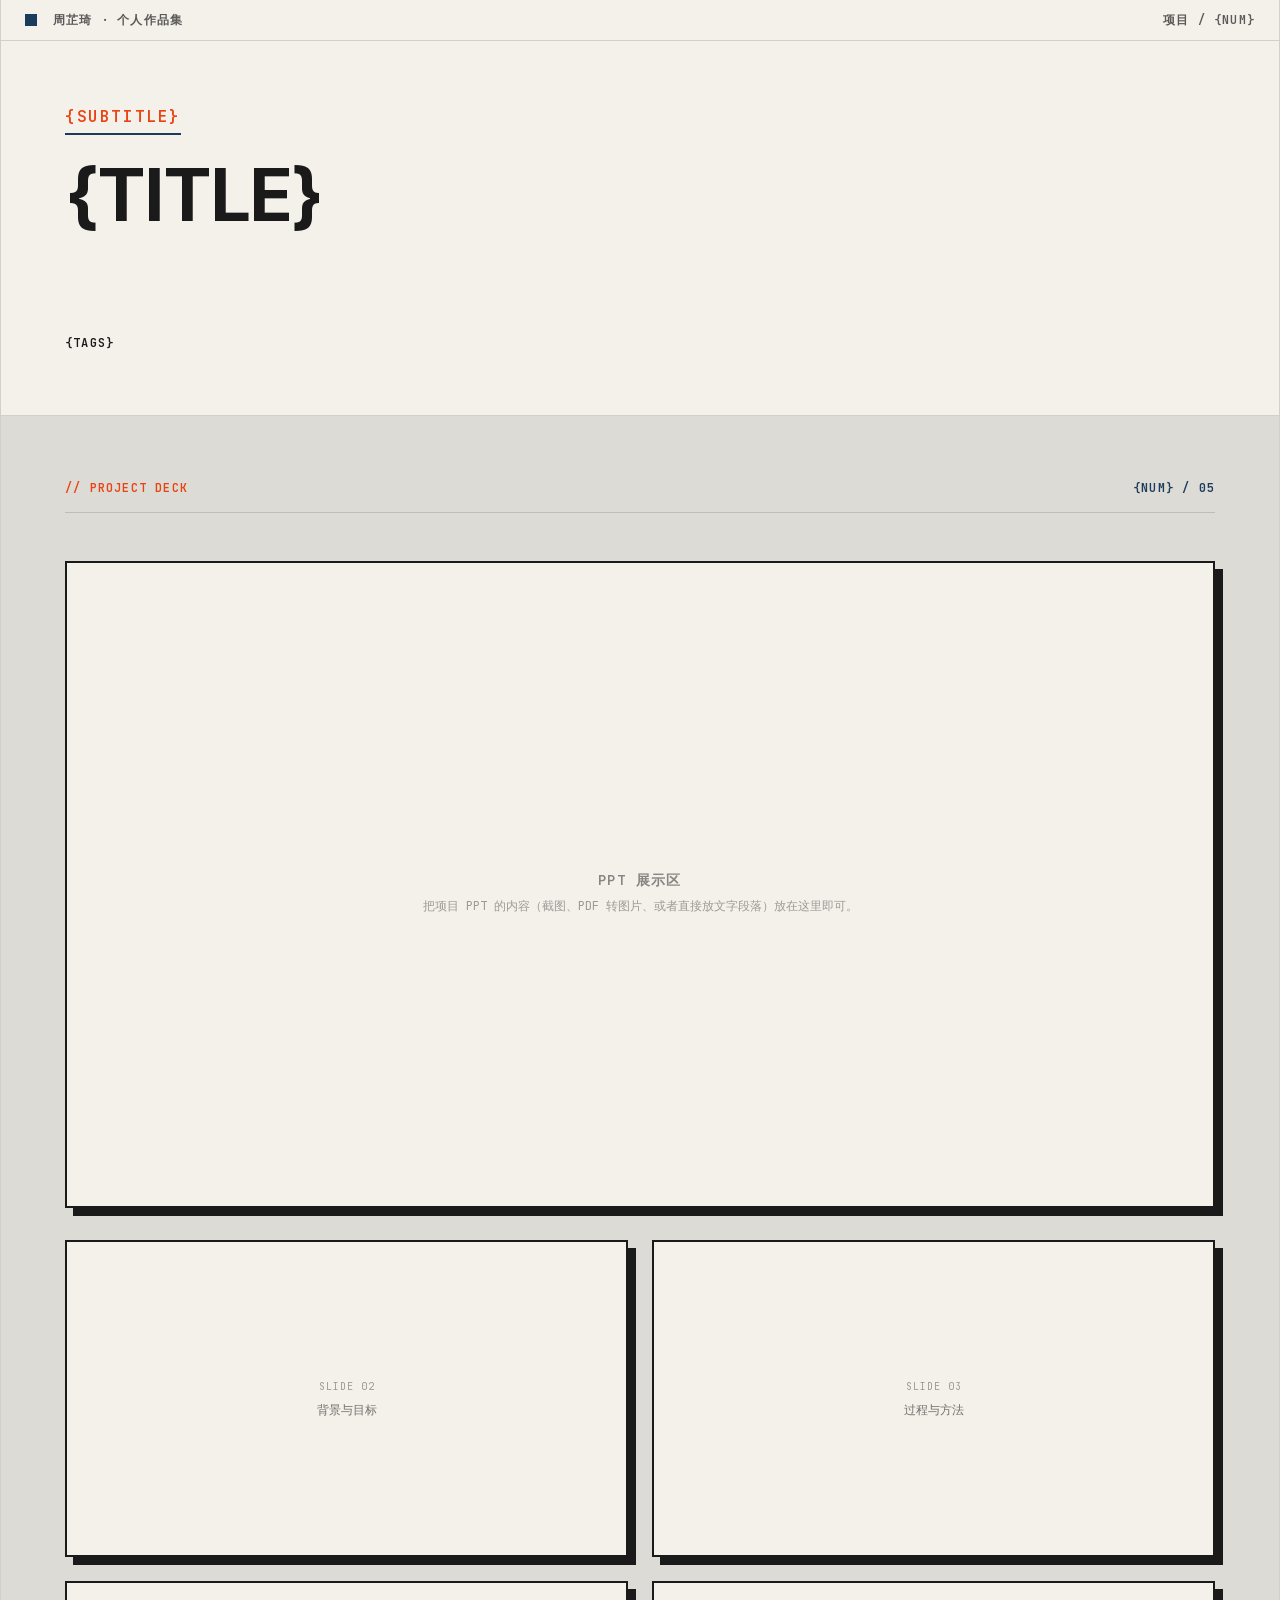
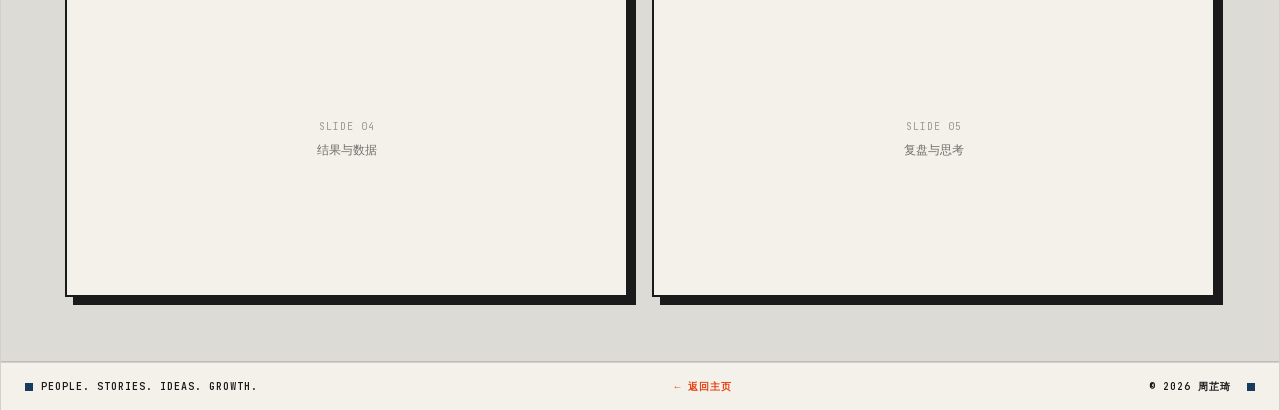
<file: pages/project-base.html>
<!DOCTYPE html>
<html lang="zh-CN">
<head>
    <meta charset="UTF-8">
    <meta name="viewport" content="width=device-width, initial-scale=1.0">
    <title>{TITLE} - 周芷琦 · 个人作品集</title>
    <link rel="stylesheet" href="../assets/css/main.css">
    <style>
        /* 二级页小调整 */
        .ppt-frame { background: #f4f1eb; border: 2px solid #1a1a1a; }
        .ppt-shadow { box-shadow: 8px 8px 0 rgba(26,26,26,1); }
    </style>
</head>
<body class="bg-base text-ink font-mono antialiased overflow-x-hidden">

    <!-- 顶部标识 -->
    <main class="max-w-[1440px] mx-auto border-x border-grid relative flex flex-col min-h-screen">

        <header class="flex justify-between items-center py-3 px-6 border-b border-grid text-xs uppercase tracking-widest font-semibold text-ink/70">
            <a href="../index.html#timeline" class="flex items-center gap-4 hover:text-accent transition-colors">
                <div class="w-3 h-3 bg-secondary"></div>
                <span>周芷琦 · 个人作品集</span>
            </a>
            <div class="hidden md:flex items-center gap-2 text-secondary">
                <iconify-icon icon="solar:target-linear" class="text-base"></iconify-icon>
            </div>
            <div class="hidden md:flex items-center gap-4">
                <span>项目 / {NUM}</span>
            </div>
        </header>

        <!-- Hero -->
        <section class="relative border-b border-grid flex flex-col p-8 md:p-16 overflow-hidden">
            <div class="text-accent font-semibold tracking-widest mb-6 border-b-2 border-secondary inline-block pb-1 self-start">
                {SUBTITLE}
            </div>
            <h1 class="font-sans font-bold text-5xl md:text-7xl leading-[0.9] tracking-tight uppercase mb-8 {TITLE_COLOR}">
                {TITLE}
            </h1>
            <p class="text-sm md:text-base max-w-2xl leading-relaxed font-semibold mb-12">
                {DESCRIPTION}
            </p>

            <!-- 关键数据 -->
            <div class="flex flex-wrap gap-4 text-xs font-semibold tracking-widest">
                {TAGS}
            </div>
        </section>

        <!-- PPT 展示区 -->
        <section class="relative border-b border-grid flex flex-col p-8 md:p-16 bg-grid/10">
            <header class="flex justify-between items-center mb-12 text-xs font-semibold uppercase tracking-widest border-b border-grid pb-4">
                <span class="text-accent">// PROJECT DECK</span>
                <span class="text-secondary">{NUM} / 05</span>
            </header>

            <!-- PPT 容器 - 等你给内容 -->
            <div class="ppt-frame ppt-shadow aspect-video w-full flex flex-col items-center justify-center p-12 text-center">
                <iconify-icon icon="solar:gallery-wide-linear" class="text-6xl text-ink/30 mb-4"></iconify-icon>
                <p class="text-sm font-semibold tracking-widest uppercase text-ink/50">
                    PPT 展示区
                </p>
                <p class="text-xs text-ink/40 mt-2 max-w-md">
                    把项目 PPT 的内容（截图、PDF 转图片、或者直接放文字段落）放在这里即可。
                </p>
            </div>

            <!-- 占位 PPT 卡片 - 之后替换 -->
            <div class="grid grid-cols-1 md:grid-cols-2 gap-6 mt-8">
                <div class="ppt-frame ppt-shadow aspect-video flex flex-col items-center justify-center p-6">
                    <span class="text-[10px] text-ink/40 tracking-widest">SLIDE 02</span>
                    <p class="text-xs text-ink/60 mt-2">背景与目标</p>
                </div>
                <div class="ppt-frame ppt-shadow aspect-video flex flex-col items-center justify-center p-6">
                    <span class="text-[10px] text-ink/40 tracking-widest">SLIDE 03</span>
                    <p class="text-xs text-ink/60 mt-2">过程与方法</p>
                </div>
                <div class="ppt-frame ppt-shadow aspect-video flex flex-col items-center justify-center p-6">
                    <span class="text-[10px] text-ink/40 tracking-widest">SLIDE 04</span>
                    <p class="text-xs text-ink/60 mt-2">结果与数据</p>
                </div>
                <div class="ppt-frame ppt-shadow aspect-video flex flex-col items-center justify-center p-6">
                    <span class="text-[10px] text-ink/40 tracking-widest">SLIDE 05</span>
                    <p class="text-xs text-ink/60 mt-2">复盘与思考</p>
                </div>
            </div>
        </section>

        <!-- 底部 -->
        <footer class="border-t border-grid py-4 px-6 flex justify-between items-center text-[10px] font-semibold uppercase tracking-widest text-ink bg-base z-30">
            <div class="flex items-center gap-2">
                <div class="w-2 h-2 bg-secondary"></div>
                <span>PEOPLE. STORIES. IDEAS. GROWTH.</span>
            </div>
            <a href="../index.html#timeline" class="text-accent hover:text-ink transition-colors">
                ← 返回主页
            </a>
            <div class="flex items-center gap-4">
                <span>© 2026 周芷琦</span>
                <div class="w-2 h-2 bg-secondary"></div>
            </div>
        </footer>

    </main>

    <script src="../assets/js/vendor.js"></script>
    <script src="../assets/js/iconify.js"></script>
    <script src="../assets/js/tailwind-config.js"></script>
</body>
</html>
</file>
